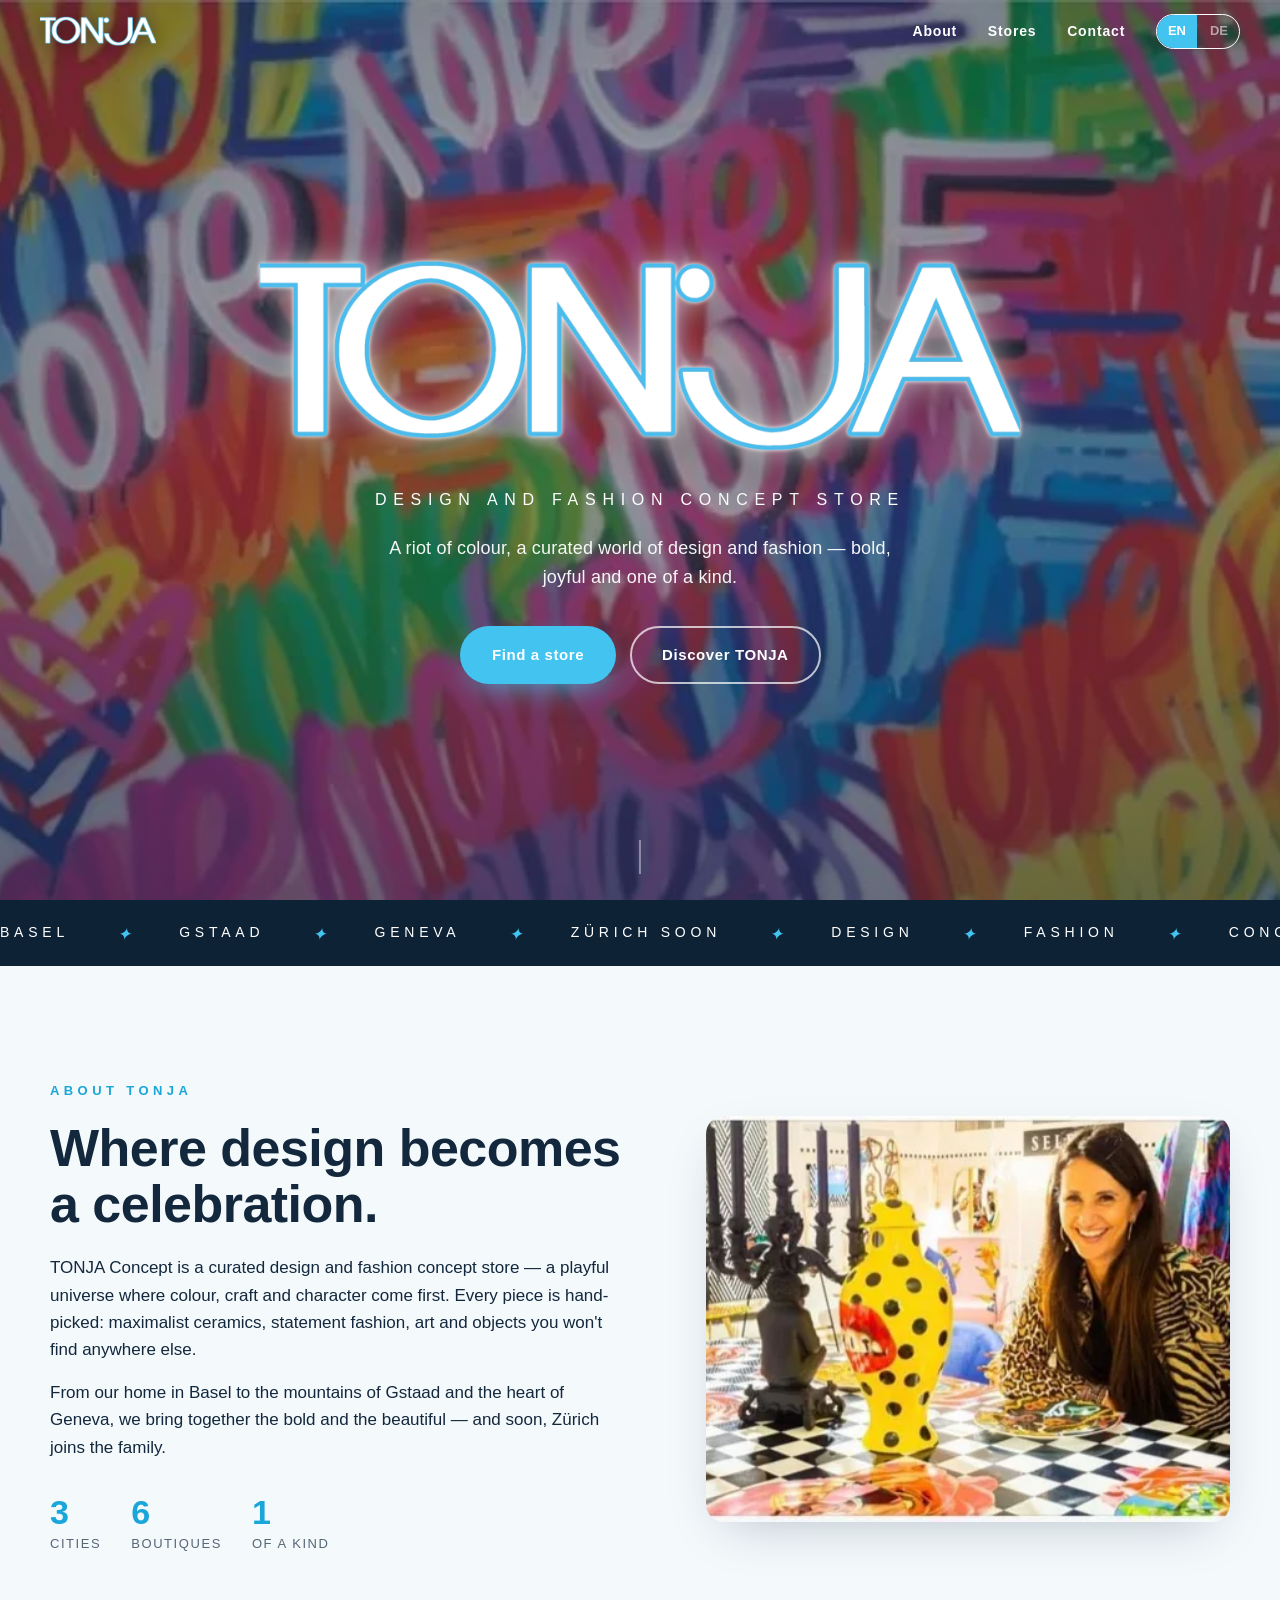
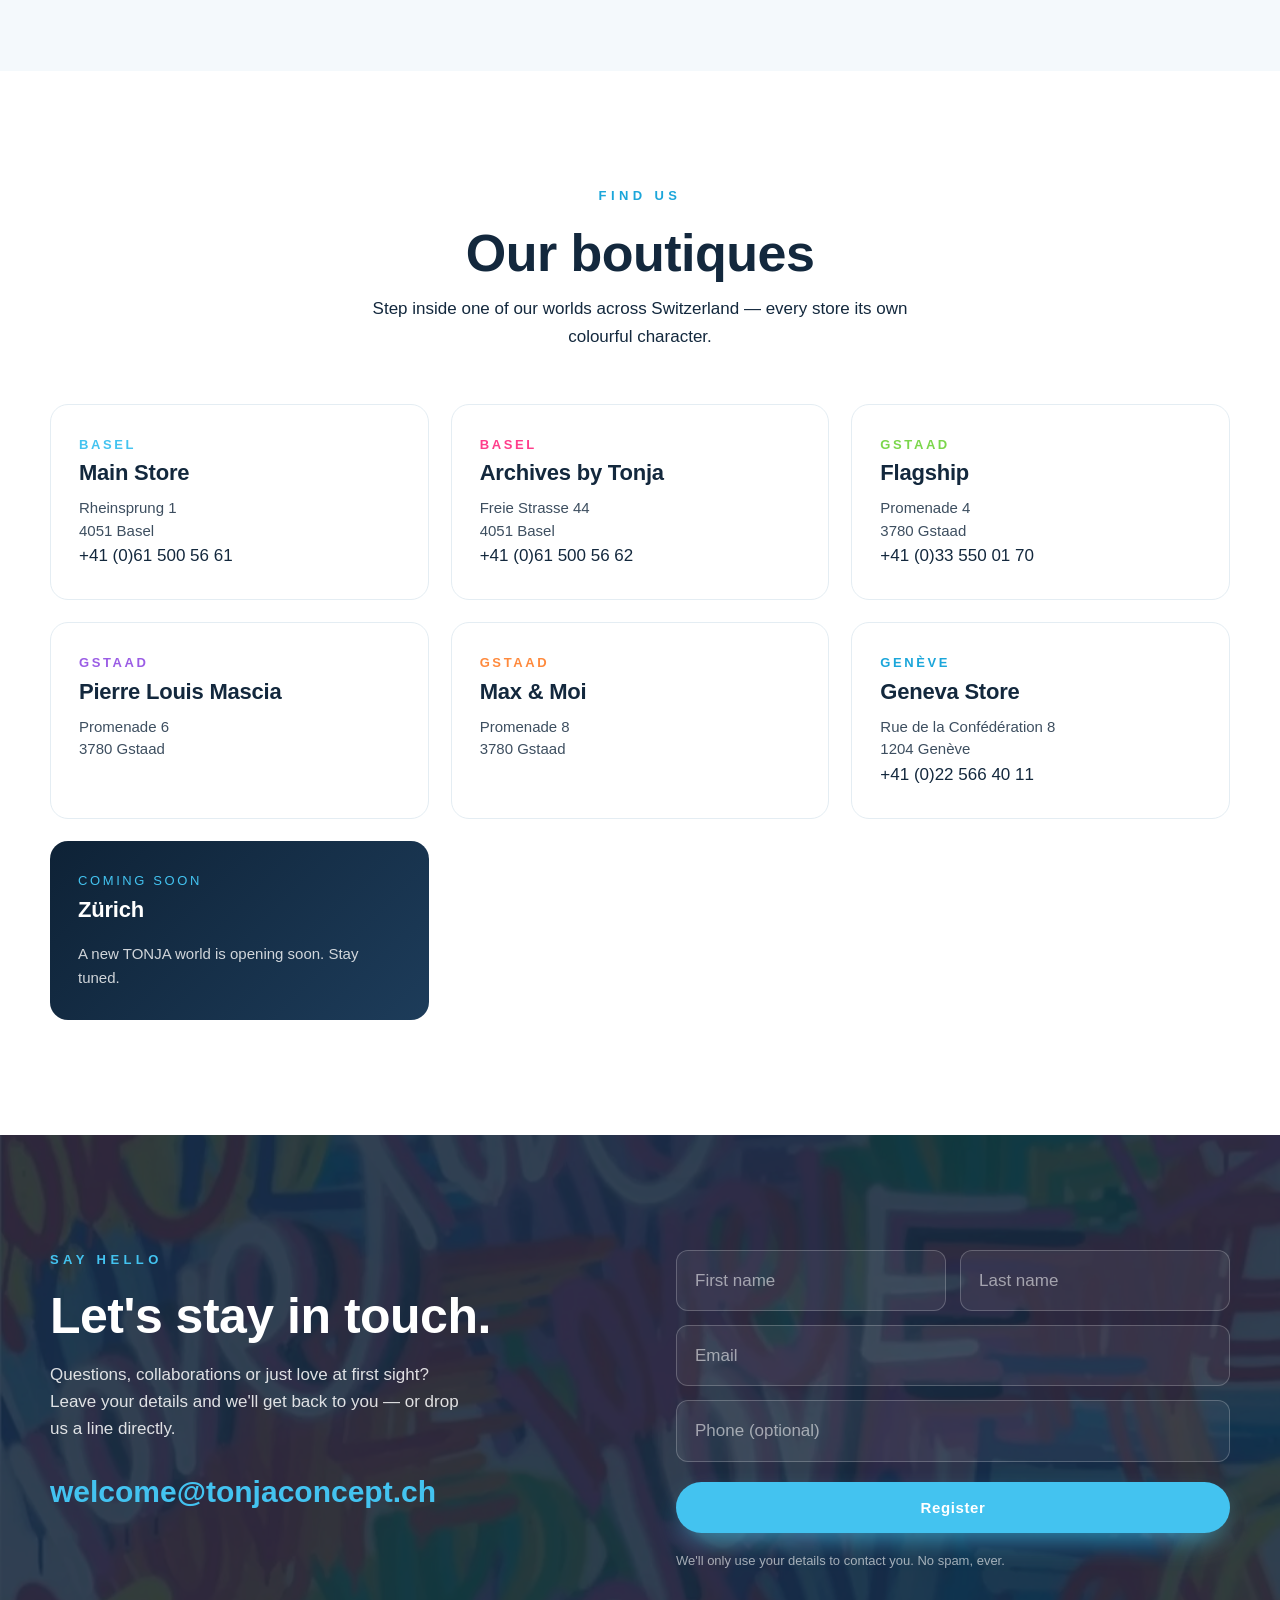
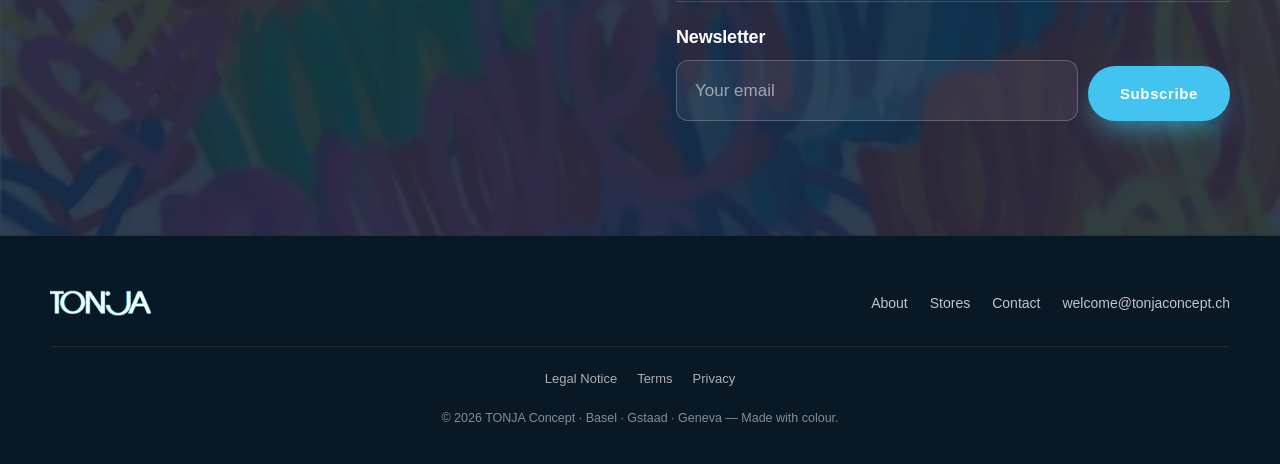
<file: index.html>
<!DOCTYPE html>
<html lang="en">
<head>
<meta charset="UTF-8">
<meta name="viewport" content="width=device-width, initial-scale=1">
<title>TONJA — Design &amp; Fashion Concept Store | Basel · Gstaad · Geneva</title>
<meta name="description" content="TONJA Concept — a curated design and fashion concept store. Bold, colourful, one of a kind. Visit us in Basel, Gstaad and Geneva. Zürich coming soon.">
<meta name="theme-color" content="#43c3f0">
<link rel="canonical" href="https://www.tonjaconcept.ch/">

<!-- Open Graph -->
<meta property="og:type" content="website">
<meta property="og:title" content="TONJA — Design &amp; Fashion Concept Store">
<meta property="og:description" content="A curated design and fashion concept store. Bold, colourful, one of a kind. Basel · Gstaad · Geneva.">
<meta property="og:image" content="https://www.tonjaconcept.ch/assets/img/love_1600.jpg">
<meta property="og:url" content="https://www.tonjaconcept.ch/">
<meta name="twitter:card" content="summary_large_image">

<link rel="icon" href="data:image/svg+xml,%3Csvg xmlns='http://www.w3.org/2000/svg' viewBox='0 0 100 100'%3E%3Crect width='100' height='100' rx='22' fill='%2343c3f0'/%3E%3Ctext x='50' y='58' font-family='Helvetica,Arial,sans-serif' font-size='52' font-weight='700' fill='white' text-anchor='middle' dominant-baseline='middle'%3ET%3C/text%3E%3Ccircle cx='66' cy='30' r='6' fill='white'/%3E%3C/svg%3E">

<!-- Preload the hero artwork so it paints instantly -->
<link rel="preload" as="image" href="assets/img/love_1600.webp" type="image/webp" media="(min-width:700px)">
<link rel="preload" as="image" href="assets/img/love_600.webp" type="image/webp" media="(max-width:699px)">
<link rel="preload" as="image" href="assets/img/logo_hero.webp" type="image/webp">

<!-- Structured data -->
<script type="application/ld+json">
{
  "@context": "https://schema.org",
  "@type": "Store",
  "name": "TONJA Concept",
  "description": "Design and fashion concept store.",
  "image": "https://www.tonjaconcept.ch/assets/img/love_1600.jpg",
  "url": "https://www.tonjaconcept.ch/",
  "email": "welcome@tonjaconcept.ch",
  "address": [
    {"@type":"PostalAddress","streetAddress":"Rheinsprung 1","postalCode":"4051","addressLocality":"Basel","addressCountry":"CH"},
    {"@type":"PostalAddress","streetAddress":"Freie Strasse 44","postalCode":"4051","addressLocality":"Basel","addressCountry":"CH"},
    {"@type":"PostalAddress","streetAddress":"Promenade 4","postalCode":"3780","addressLocality":"Gstaad","addressCountry":"CH"},
    {"@type":"PostalAddress","streetAddress":"Rue de la Confédération 8","postalCode":"1204","addressLocality":"Genève","addressCountry":"CH"}
  ]
}
</script>

<style>
/* ---------- Reset / tokens ---------- */
*,*::before,*::after{box-sizing:border-box;margin:0;padding:0}
:root{
  --cyan:#43c3f0;
  --cyan-deep:#1ba6da;
  --navy:#0e2236;
  --ink:#13283d;
  --paper:#ffffff;
  --soft:#f4f9fc;
  --line:#e4edf3;
  --pink:#ff3d8b;
  --lime:#7bd64b;
  --tang:#ff8a3d;
  --grape:#9b5de5;
  --max:1180px;
  --r:18px;
  --shadow:0 18px 50px -20px rgba(14,34,54,.28);
  --ease:cubic-bezier(.2,.7,.2,1);
}
html{scroll-behavior:smooth;-webkit-text-size-adjust:100%}
body{
  font-family:"Helvetica Neue",Helvetica,Arial,system-ui,sans-serif;
  color:var(--ink);background:var(--paper);
  line-height:1.6;font-size:17px;
  overflow-x:hidden;
}
img{display:block;max-width:100%;height:auto}
a{color:inherit;text-decoration:none}
h1,h2,h3{line-height:1.08;font-weight:700;letter-spacing:-.01em}
section{padding:clamp(64px,9vw,128px) 0}
.wrap{width:min(100% - 40px,var(--max));margin-inline:auto}
.spaced{letter-spacing:.42em;text-transform:uppercase;font-weight:400}
.eyebrow{font-size:13px;letter-spacing:.34em;text-transform:uppercase;color:var(--cyan-deep);font-weight:700;margin-bottom:18px}

/* ---------- Buttons ---------- */
.btn{
  display:inline-flex;align-items:center;gap:.6em;
  padding:15px 30px;border-radius:100px;font-weight:700;
  letter-spacing:.04em;font-size:15px;cursor:pointer;border:2px solid transparent;
  transition:transform .25s var(--ease),box-shadow .25s var(--ease),background .25s,color .25s;
  will-change:transform;
}
.btn-primary{background:var(--cyan);color:#fff;box-shadow:0 12px 30px -10px rgba(67,195,240,.8)}
.btn-primary:hover{transform:translateY(-3px);box-shadow:0 18px 40px -12px rgba(67,195,240,.95)}
.btn-ghost{background:transparent;color:#fff;border-color:rgba(255,255,255,.7)}
.btn-ghost:hover{background:#fff;color:var(--navy);transform:translateY(-3px)}
.btn-dark{background:var(--navy);color:#fff}
.btn-dark:hover{transform:translateY(-3px);box-shadow:var(--shadow)}

/* ---------- Header ---------- */
header{
  position:fixed;inset:0 0 auto 0;z-index:50;
  display:flex;align-items:center;justify-content:space-between;
  padding:14px clamp(16px,4vw,40px);
  transition:background .35s,box-shadow .35s,padding .35s;
}
header.scrolled{background:rgba(255,255,255,.92);backdrop-filter:blur(12px);box-shadow:0 6px 24px -16px rgba(14,34,54,.5);padding-top:10px;padding-bottom:10px}
.brand img{height:30px;width:auto;transition:filter .35s}
/* logo is cyan; on the transparent hero it sits on dark, so add glow until scrolled */
header:not(.scrolled) .brand img{filter:drop-shadow(0 2px 10px rgba(0,0,0,.45))}
nav{display:flex;align-items:center;gap:clamp(16px,2.4vw,34px)}
.navlink{font-size:14px;font-weight:600;letter-spacing:.06em;position:relative;color:#fff;transition:color .3s}
header.scrolled .navlink{color:var(--ink)}
.navlink::after{content:"";position:absolute;left:0;bottom:-6px;height:2px;width:0;background:var(--cyan);transition:width .3s var(--ease)}
.navlink:hover::after{width:100%}
.lang{display:flex;gap:2px;font-size:13px;font-weight:700;border:1.5px solid currentColor;border-radius:100px;overflow:hidden;color:#fff}
header.scrolled .lang{color:var(--ink)}
.lang button{background:none;border:0;color:inherit;cursor:pointer;padding:6px 11px;font:inherit;opacity:.55;transition:.25s}
.lang button.on{background:var(--cyan);color:#fff;opacity:1}
.burger{display:none;background:none;border:0;cursor:pointer;flex-direction:column;gap:5px;padding:8px}
.burger span{width:24px;height:2px;background:#fff;border-radius:2px;transition:.3s}
header.scrolled .burger span{background:var(--ink)}

/* ---------- Hero ---------- */
.hero{
  position:relative;min-height:100svh;display:grid;place-items:center;text-align:center;
  color:#fff;padding:120px 20px 80px;overflow:hidden;
}
.hero-bg{position:absolute;inset:0;z-index:-2}
.hero-bg img{width:100%;height:100%;object-fit:cover}
.hero::after{content:"";position:absolute;inset:0;z-index:-1;
  background:radial-gradient(120% 92% at 50% 38%,rgba(14,34,54,.30),rgba(14,34,54,.70))}
.hero-inner{max-width:880px;animation:rise .9s var(--ease) both}
.wordmark{display:inline-block;width:min(760px,86vw);line-height:0}
.wordmark img{width:100%;height:auto;
  filter:drop-shadow(0 0 2px #fff) drop-shadow(0 0 16px rgba(255,255,255,.65)) drop-shadow(0 8px 24px rgba(0,0,0,.45))}
.tagline{margin-top:26px;font-size:clamp(11px,1.7vw,16px)}
.hero p.sub{margin:22px auto 34px;max-width:540px;font-size:clamp(15px,2vw,18px);opacity:.95;letter-spacing:.01em}
.hero-cta{display:flex;gap:14px;justify-content:center;flex-wrap:wrap}
.scrollcue{position:absolute;bottom:26px;left:50%;transform:translateX(-50%);font-size:11px;letter-spacing:.3em;text-transform:uppercase;opacity:.8;display:flex;flex-direction:column;align-items:center;gap:8px}
.scrollcue span{width:1px;height:34px;background:#fff;animation:drop 1.8s var(--ease) infinite}

/* ---------- Marquee ---------- */
.marquee{background:var(--navy);color:#fff;padding:18px 0;overflow:hidden;white-space:nowrap}
.marquee-track{display:inline-flex;gap:48px;animation:scrollx 26s linear infinite;will-change:transform}
.marquee:hover .marquee-track{animation-play-state:paused}
.marquee b{font-weight:400;letter-spacing:.34em;text-transform:uppercase;font-size:14px}
.marquee .star{color:var(--cyan)}

/* ---------- About ---------- */
.about{background:var(--soft)}
.about-grid{display:grid;grid-template-columns:1.05fr .95fr;gap:clamp(32px,6vw,80px);align-items:center}
.about h2{font-size:clamp(30px,4.4vw,52px);margin-bottom:22px}
.about p+p{margin-top:16px}
.figure{position:relative;border-radius:var(--r);overflow:hidden;box-shadow:var(--shadow)}
.figure img{width:100%;aspect-ratio:4/3.1;object-fit:cover;transition:transform .9s var(--ease)}
.figure:hover img{transform:scale(1.05)}
.blob{position:absolute;border-radius:50%;filter:blur(2px);z-index:-1;opacity:.85}
.stat-row{display:flex;gap:30px;margin-top:34px;flex-wrap:wrap}
.stat b{display:block;font-size:34px;color:var(--cyan-deep);line-height:1}
.stat span{font-size:13px;letter-spacing:.12em;text-transform:uppercase;opacity:.7}

/* ---------- Stores ---------- */
.stores h2{font-size:clamp(30px,4.4vw,52px);text-align:center;margin-bottom:14px}
.stores .lead{text-align:center;max-width:560px;margin:0 auto 54px;opacity:.78}
.store-grid{display:grid;grid-template-columns:repeat(auto-fill,minmax(280px,1fr));gap:22px}
.card{
  border:1px solid var(--line);border-radius:var(--r);padding:30px 28px;background:#fff;
  position:relative;overflow:hidden;transition:transform .35s var(--ease),box-shadow .35s var(--ease),border-color .35s;
}
.card::before{content:"";position:absolute;left:0;top:0;height:100%;width:5px;background:var(--c,var(--cyan));transform:scaleY(0);transform-origin:top;transition:transform .4s var(--ease)}
.card:hover{transform:translateY(-6px);box-shadow:var(--shadow);border-color:transparent}
.card:hover::before{transform:scaleY(1)}
.card .city{font-size:13px;letter-spacing:.2em;text-transform:uppercase;color:var(--c,var(--cyan-deep));font-weight:700}
.card h3{font-size:22px;margin:6px 0 12px}
.card .addr{font-size:15px;opacity:.82;line-height:1.5}
.card a.tel{display:inline-block;margin-top:14px;font-weight:600;color:var(--ink);border-bottom:2px solid var(--c,var(--cyan));padding-bottom:2px;transition:.25s}
.card a.tel:hover{color:var(--cyan-deep)}
.card.soon{display:flex;flex-direction:column;justify-content:center;align-items:flex-start;background:linear-gradient(135deg,var(--navy),#1d3c5a);color:#fff;border:0}
.card.soon h3{color:#fff}.card.soon .tag{font-size:13px;letter-spacing:.2em;text-transform:uppercase;color:var(--cyan)}
.card.soon p{opacity:.8;font-size:15px;margin-top:8px}

/* ---------- Contact ---------- */
.contact{background:var(--navy);color:#fff;position:relative;overflow:hidden}
.contact .deco{position:absolute;inset:0;z-index:0;opacity:.16;mix-blend-mode:screen}
.contact .deco img{width:100%;height:100%;object-fit:cover}
.contact .wrap{position:relative;z-index:1}
.contact-grid{display:grid;grid-template-columns:1fr 1fr;gap:clamp(36px,6vw,72px);align-items:start}
.contact h2{font-size:clamp(30px,4.4vw,50px);margin-bottom:18px}
.contact .intro{opacity:.85;max-width:420px}
.contact .email-big{display:inline-block;margin-top:26px;font-size:clamp(20px,3vw,30px);font-weight:700;color:var(--cyan);border-bottom:2px solid transparent;transition:.3s}
.contact .email-big:hover{border-color:var(--cyan)}
form{display:grid;gap:14px}
.row2{display:grid;grid-template-columns:1fr 1fr;gap:14px}
.field{position:relative}
input{
  width:100%;padding:16px 18px;border-radius:12px;border:1.5px solid rgba(255,255,255,.22);
  background:rgba(255,255,255,.06);color:#fff;font:inherit;transition:.25s;
}
input::placeholder{color:rgba(255,255,255,.55)}
input:focus{outline:none;border-color:var(--cyan);background:rgba(255,255,255,.12)}
form .btn-primary{justify-content:center;margin-top:6px}
.newsletter{margin-top:30px;border-top:1px solid rgba(255,255,255,.16);padding-top:26px}
.newsletter h3{font-size:18px;margin-bottom:12px}
.nl-row{display:flex;gap:10px;flex-wrap:wrap}
.nl-row input{flex:1;min-width:200px}
.formnote{font-size:13px;opacity:.6;margin-top:4px}

/* ---------- Footer ---------- */
footer{background:#091825;color:#fff;padding:54px 0 36px;font-size:14px}
.foot-grid{display:flex;justify-content:space-between;gap:28px;flex-wrap:wrap;align-items:center}
.foot-grid img{height:26px;filter:none}
.foot-links{display:flex;gap:22px;flex-wrap:wrap;opacity:.75}
.foot-links a:hover{color:var(--cyan)}
.foot-legal{display:flex;gap:20px;flex-wrap:wrap;justify-content:center;margin-top:30px;padding-top:22px;border-top:1px solid rgba(255,255,255,.12);font-size:13px;opacity:.65}
.foot-legal a:hover{color:var(--cyan);opacity:1}
.copy{opacity:.5;font-size:12.5px;margin-top:18px;text-align:center}

/* ---------- Reveal (JS adds .in; falls back to visible) ---------- */
.js .reveal{opacity:0;transform:translateY(28px);transition:opacity .7s var(--ease),transform .7s var(--ease)}
.reveal.in{opacity:1;transform:none}

/* ---------- Mobile ---------- */
@media(max-width:860px){
  .about-grid,.contact-grid{grid-template-columns:1fr}
  .figure{order:-1}
  nav .navlink{display:none}
  .burger{display:flex}
  .mobile-open .navlink{display:block}
  nav.open{position:fixed;inset:64px 0 auto 0;flex-direction:column;background:rgba(255,255,255,.97);backdrop-filter:blur(12px);padding:26px;gap:20px;box-shadow:var(--shadow)}
  nav.open .navlink{display:block;color:var(--ink);font-size:18px}
}
@media(max-width:520px){.row2{grid-template-columns:1fr}}

/* ---------- Animations ---------- */
@keyframes rise{from{opacity:0;transform:translateY(26px)}to{opacity:1;transform:none}}
@keyframes drop{0%{transform:scaleY(0);transform-origin:top}45%{transform:scaleY(1);transform-origin:top}55%{transform:scaleY(1);transform-origin:bottom}100%{transform:scaleY(0);transform-origin:bottom}}
@keyframes scrollx{to{transform:translateX(-50%)}}
@media(prefers-reduced-motion:reduce){
  *{animation:none!important;scroll-behavior:auto!important;transition-duration:.01ms!important}
  .reveal{opacity:1;transform:none}
}
</style>
</head>
<body>

<header id="hdr">
  <a class="brand" href="#top" aria-label="TONJA Concept home">
    <img src="assets/img/logo_600.webp" width="600" height="155" alt="TONJA" style="height:30px;width:auto">
  </a>
  <nav id="nav">
    <a class="navlink" href="#about" data-en="About" data-de="Über uns">About</a>
    <a class="navlink" href="#stores" data-en="Stores" data-de="Stores">Stores</a>
    <a class="navlink" href="#contact" data-en="Contact" data-de="Kontakt">Contact</a>
    <div class="lang" role="group" aria-label="Language">
      <button data-lang="en" class="on">EN</button>
      <button data-lang="de">DE</button>
    </div>
  </nav>
  <button class="burger" id="burger" aria-label="Menu" aria-expanded="false">
    <span></span><span></span><span></span>
  </button>
</header>

<main id="top">

  <!-- HERO -->
  <section class="hero" id="home">
    <div class="hero-bg">
      <picture>
        <source type="image/webp" media="(max-width:699px)" srcset="assets/img/love_600.webp">
        <source type="image/webp" srcset="assets/img/love_1600.webp">
        <img src="assets/img/love_1600.jpg" alt="" fetchpriority="high" width="1600" height="1054">
      </picture>
    </div>
    <div class="hero-inner">
      <h1 class="wordmark"><img src="assets/img/logo_hero.webp" width="1200" height="310" alt="TONJA" fetchpriority="high"></h1>
      <div class="tagline spaced" data-en="Design and Fashion Concept Store" data-de="Design und Fashion Concept Store">Design and Fashion Concept Store</div>
      <p class="sub" data-en="A riot of colour, a curated world of design and fashion — bold, joyful and one of a kind." data-de="Ein Fest der Farben, eine kuratierte Welt aus Design und Mode — mutig, verspielt und einzigartig.">A riot of colour, a curated world of design and fashion — bold, joyful and one of a kind.</p>
      <div class="hero-cta">
        <a class="btn btn-primary" href="#stores" data-en="Find a store" data-de="Store finden">Find a store</a>
        <a class="btn btn-ghost" href="#about" data-en="Discover TONJA" data-de="TONJA entdecken">Discover TONJA</a>
      </div>
    </div>
    <div class="scrollcue" aria-hidden="true"><span></span></div>
  </section>

  <!-- MARQUEE -->
  <div class="marquee" aria-hidden="true">
    <div class="marquee-track" id="mq">
      <b>Basel</b><i class="star">✦</i><b>Gstaad</b><i class="star">✦</i><b>Geneva</b><i class="star">✦</i><b>Zürich soon</b><i class="star">✦</i>
      <b>Design</b><i class="star">✦</i><b>Fashion</b><i class="star">✦</i><b>Concept Store</b><i class="star">✦</i>
    </div>
  </div>

  <!-- ABOUT -->
  <section class="about" id="about">
    <div class="wrap about-grid">
      <div class="reveal">
        <div class="eyebrow" data-en="About Tonja" data-de="Über Tonja">About Tonja</div>
        <h2 data-en="Where design becomes a celebration." data-de="Wo Design zum Fest wird.">Where design becomes a celebration.</h2>
        <p data-en="TONJA Concept is a curated design and fashion concept store — a playful universe where colour, craft and character come first. Every piece is hand-picked: maximalist ceramics, statement fashion, art and objects you won't find anywhere else." data-de="TONJA Concept ist ein kuratierter Design- und Fashion-Concept-Store — ein verspieltes Universum, in dem Farbe, Handwerk und Charakter an erster Stelle stehen. Jedes Stück ist handverlesen: maximalistische Keramik, ausdrucksstarke Mode, Kunst und Objekte, die es so nur hier gibt.">TONJA Concept is a curated design and fashion concept store — a playful universe where colour, craft and character come first. Every piece is hand-picked: maximalist ceramics, statement fashion, art and objects you won't find anywhere else.</p>
        <p data-en="From our home in Basel to the mountains of Gstaad and the heart of Geneva, we bring together the bold and the beautiful — and soon, Zürich joins the family." data-de="Von unserem Zuhause in Basel über die Berge von Gstaad bis ins Herz von Genf bringen wir das Mutige und das Schöne zusammen — und schon bald wird Zürich Teil der Familie.">From our home in Basel to the mountains of Gstaad and the heart of Geneva, we bring together the bold and the beautiful — and soon, Zürich joins the family.</p>
        <div class="stat-row">
          <div class="stat"><b>3</b><span data-en="Cities" data-de="Städte">Cities</span></div>
          <div class="stat"><b>6</b><span data-en="Boutiques" data-de="Boutiquen">Boutiques</span></div>
          <div class="stat"><b>1</b><span data-en="Of a kind" data-de="Einzigartig">Of a kind</span></div>
        </div>
      </div>
      <div class="reveal">
        <div class="figure">
          <div class="blob" style="width:160px;height:160px;background:var(--pink);top:-40px;right:-30px"></div>
          <div class="blob" style="width:120px;height:120px;background:var(--lime);bottom:-30px;left:-26px"></div>
          <picture>
            <source type="image/webp" srcset="assets/img/portrait_1000.webp 1000w, assets/img/portrait_600.webp 600w" sizes="(max-width:860px) 90vw, 45vw">
            <img src="assets/img/portrait_1000.jpg" loading="lazy" decoding="async" width="1000" height="659" alt="Tonja in the concept store, surrounded by colourful design objects">
          </picture>
        </div>
      </div>
    </div>
  </section>

  <!-- STORES -->
  <section class="stores" id="stores">
    <div class="wrap">
      <div class="eyebrow reveal" style="text-align:center" data-en="Find us" data-de="Besuche uns">Find us</div>
      <h2 class="reveal" data-en="Our boutiques" data-de="Unsere Boutiquen">Our boutiques</h2>
      <p class="lead reveal" data-en="Step inside one of our worlds across Switzerland — every store its own colourful character." data-de="Tritt ein in eine unserer Welten in der ganzen Schweiz — jeder Store mit eigenem, farbenfrohem Charakter.">Step inside one of our worlds across Switzerland — every store its own colourful character.</p>
      <div class="store-grid">

        <a class="card reveal" style="--c:var(--cyan)" href="https://maps.google.com/?q=Rheinsprung+1,+4051+Basel" target="_blank" rel="noopener">
          <div class="city">Basel</div>
          <h3 data-en="Main Store" data-de="Hauptgeschäft">Main Store</h3>
          <div class="addr">Rheinsprung 1<br>4051 Basel</div>
          <span class="tel">+41 (0)61 500 56 61</span>
        </a>

        <a class="card reveal" style="--c:var(--pink)" href="https://maps.google.com/?q=Freie+Strasse+44,+4051+Basel" target="_blank" rel="noopener">
          <div class="city">Basel</div>
          <h3>Archives by Tonja</h3>
          <div class="addr">Freie Strasse 44<br>4051 Basel</div>
          <span class="tel">+41 (0)61 500 56 62</span>
        </a>

        <a class="card reveal" style="--c:var(--lime)" href="https://maps.google.com/?q=Promenade+4,+3780+Gstaad" target="_blank" rel="noopener">
          <div class="city">Gstaad</div>
          <h3 data-en="Flagship" data-de="Flagship">Flagship</h3>
          <div class="addr">Promenade 4<br>3780 Gstaad</div>
          <span class="tel">+41 (0)33 550 01 70</span>
        </a>

        <a class="card reveal" style="--c:var(--grape)" href="https://maps.google.com/?q=Promenade+6,+3780+Gstaad" target="_blank" rel="noopener">
          <div class="city">Gstaad</div>
          <h3>Pierre Louis Mascia</h3>
          <div class="addr">Promenade 6<br>3780 Gstaad</div>
        </a>

        <a class="card reveal" style="--c:var(--tang)" href="https://maps.google.com/?q=Promenade+8,+3780+Gstaad" target="_blank" rel="noopener">
          <div class="city">Gstaad</div>
          <h3>Max &amp; Moi</h3>
          <div class="addr">Promenade 8<br>3780 Gstaad</div>
        </a>

        <a class="card reveal" style="--c:var(--cyan-deep)" href="https://maps.google.com/?q=Rue+de+la+Confederation+8,+1204+Geneve" target="_blank" rel="noopener">
          <div class="city">Genève</div>
          <h3 data-en="Geneva Store" data-de="Genf Store">Geneva Store</h3>
          <div class="addr">Rue de la Confédération 8<br>1204 Genève</div>
          <span class="tel">+41 (0)22 566 40 11</span>
        </a>

        <div class="card soon reveal">
          <div class="tag" data-en="Coming soon" data-de="Bald">Coming soon</div>
          <h3>Zürich</h3>
          <p data-en="A new TONJA world is opening soon. Stay tuned." data-de="Eine neue TONJA-Welt eröffnet bald. Bleib dran.">A new TONJA world is opening soon. Stay tuned.</p>
        </div>

      </div>
    </div>
  </section>

  <!-- CONTACT -->
  <section class="contact" id="contact">
    <div class="deco" aria-hidden="true">
      <img src="assets/img/love_1000.webp" loading="lazy" width="1000" height="659" alt="">
    </div>
    <div class="wrap contact-grid">
      <div class="reveal">
        <div class="eyebrow" style="color:var(--cyan)" data-en="Say hello" data-de="Sag Hallo">Say hello</div>
        <h2 data-en="Let's stay in touch." data-de="Bleiben wir in Kontakt.">Let's stay in touch.</h2>
        <p class="intro" data-en="Questions, collaborations or just love at first sight? Leave your details and we'll get back to you — or drop us a line directly." data-de="Fragen, Kooperationen oder einfach Liebe auf den ersten Blick? Hinterlasse deine Daten und wir melden uns — oder schreib uns direkt.">Questions, collaborations or just love at first sight? Leave your details and we'll get back to you — or drop us a line directly.</p>
        <a class="email-big" href="mailto:welcome@tonjaconcept.ch">welcome@tonjaconcept.ch</a>
      </div>

      <div class="reveal">
        <!-- Netlify Forms: handled automatically on Netlify, no backend needed -->
        <form name="contact" method="POST" data-netlify="true" netlify-honeypot="bot-field">
          <input type="hidden" name="form-name" value="contact">
          <p hidden><label>Don't fill: <input name="bot-field"></label></p>
          <div class="row2">
            <div class="field"><input name="firstname" required placeholder="First name" data-en-ph="First name" data-de-ph="Vorname" autocomplete="given-name"></div>
            <div class="field"><input name="lastname" required placeholder="Last name" data-en-ph="Last name" data-de-ph="Nachname" autocomplete="family-name"></div>
          </div>
          <div class="field"><input type="email" name="email" required placeholder="Email" data-en-ph="Email" data-de-ph="E-Mail" autocomplete="email"></div>
          <div class="field"><input type="tel" name="phone" placeholder="Phone (optional)" data-en-ph="Phone (optional)" data-de-ph="Telefon (optional)" autocomplete="tel"></div>
          <button class="btn btn-primary" type="submit" data-en="Register" data-de="Registrieren">Register</button>
          <p class="formnote" data-en="We'll only use your details to contact you. No spam, ever." data-de="Wir nutzen deine Daten nur, um dich zu kontaktieren. Kein Spam, niemals.">We'll only use your details to contact you. No spam, ever.</p>
        </form>

        <div class="newsletter">
          <h3 data-en="Newsletter" data-de="Newsletter">Newsletter</h3>
          <form name="newsletter" method="POST" data-netlify="true" netlify-honeypot="bot-field2" class="nl-row">
            <input type="hidden" name="form-name" value="newsletter">
            <p hidden><label>Don't fill: <input name="bot-field2"></label></p>
            <input type="email" name="email" required placeholder="Your email" data-en-ph="Your email" data-de-ph="Deine E-Mail" autocomplete="email">
            <button class="btn btn-primary" type="submit" data-en="Subscribe" data-de="Abonnieren">Subscribe</button>
          </form>
        </div>
      </div>
    </div>
  </section>

</main>

<footer>
  <div class="wrap">
    <div class="foot-grid">
      <img src="assets/img/logo_600.webp" width="600" height="155" alt="TONJA" style="height:26px;width:auto">
      <div class="foot-links">
        <a href="#about" data-en="About" data-de="Über uns">About</a>
        <a href="#stores" data-en="Stores" data-de="Stores">Stores</a>
        <a href="#contact" data-en="Contact" data-de="Kontakt">Contact</a>
        <a href="mailto:welcome@tonjaconcept.ch">welcome@tonjaconcept.ch</a>
      </div>
    </div>
    <div class="foot-legal">
      <a href="impressum.html" data-en="Legal Notice" data-de="Impressum">Impressum</a>
      <a href="agb.html" data-en="Terms" data-de="AGB">AGB</a>
      <a href="datenschutz.html" data-en="Privacy" data-de="Datenschutz">Datenschutz</a>
    </div>
    <div class="copy">© <span id="yr">2026</span> TONJA Concept · Basel · Gstaad · Geneva — <span data-en="Made with colour." data-de="Mit Farbe gemacht.">Made with colour.</span></div>
  </div>
</footer>

<script>
(function(){
  // ---- Enable reveal-hiding only when JS is available ----
  document.documentElement.classList.add('js');

  // ---- Header scroll state ----
  var hdr=document.getElementById('hdr');
  var onScroll=function(){hdr.classList.toggle('scrolled',window.scrollY>40)};
  onScroll();addEventListener('scroll',onScroll,{passive:true});

  // ---- Mobile nav ----
  var burger=document.getElementById('burger'),nav=document.getElementById('nav');
  burger.addEventListener('click',function(){
    var open=nav.classList.toggle('open');
    burger.setAttribute('aria-expanded',open);
  });
  nav.addEventListener('click',function(e){if(e.target.classList.contains('navlink'))nav.classList.remove('open')});

  // ---- Language toggle ----
  var apply=function(lang){
    document.documentElement.lang=lang;
    document.querySelectorAll('[data-en]').forEach(function(el){
      var v=el.getAttribute('data-'+lang);if(v!=null)el.textContent=v;
    });
    document.querySelectorAll('[data-en-ph]').forEach(function(el){
      var v=el.getAttribute('data-'+lang+'-ph');if(v!=null)el.placeholder=v;
    });
    document.querySelectorAll('.lang button').forEach(function(b){
      b.classList.toggle('on',b.dataset.lang===lang);
    });
    try{localStorage.setItem('tonja-lang',lang)}catch(e){}
  };
  document.querySelectorAll('.lang button').forEach(function(b){
    b.addEventListener('click',function(){apply(b.dataset.lang)});
  });
  var params=new URLSearchParams(location.search);
  var saved=null;try{saved=localStorage.getItem('tonja-lang')}catch(e){}
  var initial=params.get('lang')||saved||(navigator.language||'en').slice(0,2);
  apply(initial==='de'?'de':'en');

  // ---- Scroll reveal (with no-IO fallback) ----
  var reveals=document.querySelectorAll('.reveal');
  if('IntersectionObserver' in window){
    var io=new IntersectionObserver(function(es){
      es.forEach(function(e){if(e.isIntersecting){e.target.classList.add('in');io.unobserve(e.target)}});
    },{threshold:.12,rootMargin:'0px 0px -8% 0px'});
    reveals.forEach(function(el){io.observe(el)});
  }else{
    reveals.forEach(function(el){el.classList.add('in')});
  }

  // ---- Year ----
  document.getElementById('yr').textContent=new Date().getFullYear();

  // ---- Friendly form success ----
  document.querySelectorAll('form[data-netlify]').forEach(function(f){
    f.addEventListener('submit',function(){
      var btn=f.querySelector('button[type=submit]');
      if(btn){btn.textContent='✓';}
    });
  });
})();
</script>
</body>
</html>
</file>
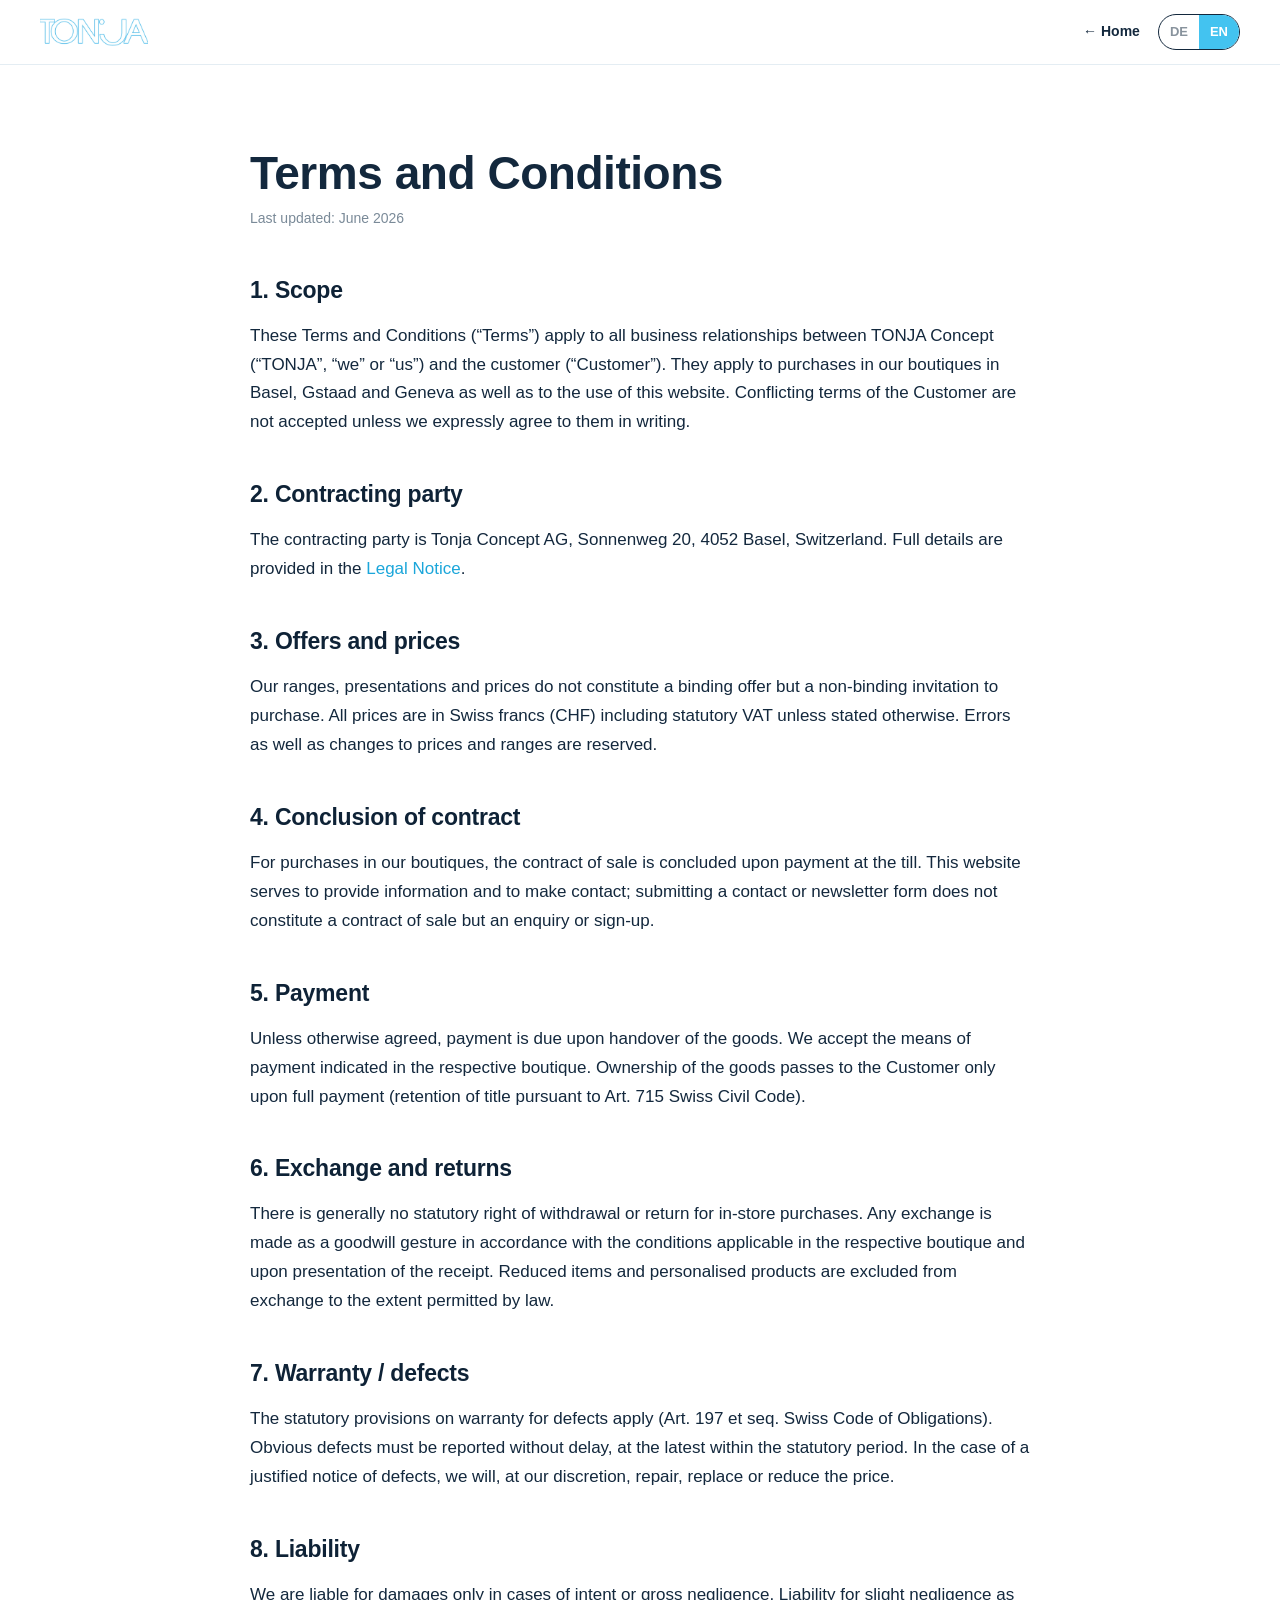
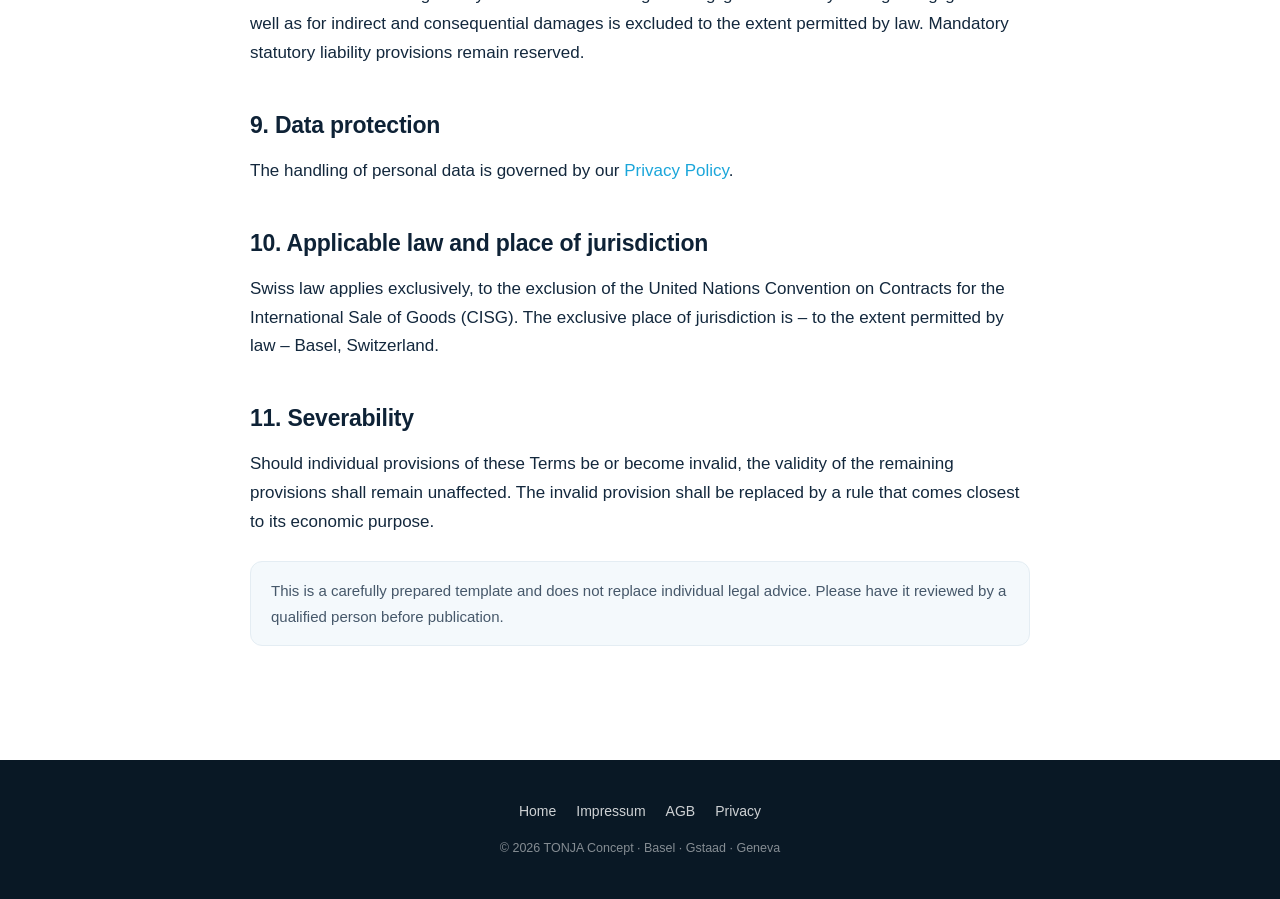
<file: agb.html>
<!DOCTYPE html>
<html lang="de">
<head>
<meta charset="UTF-8">
<meta name="viewport" content="width=device-width, initial-scale=1">
<title>AGB | TONJA Concept</title>
<meta name="description" content="Allgemeine Geschäftsbedingungen von TONJA Concept, Basel.">
<meta name="robots" content="index,follow">
<meta name="theme-color" content="#43c3f0">
<link rel="icon" href="data:image/svg+xml,%3Csvg xmlns='http://www.w3.org/2000/svg' viewBox='0 0 100 100'%3E%3Crect width='100' height='100' rx='22' fill='%2343c3f0'/%3E%3Ctext x='50' y='58' font-family='Helvetica,Arial,sans-serif' font-size='52' font-weight='700' fill='white' text-anchor='middle' dominant-baseline='middle'%3ET%3C/text%3E%3Ccircle cx='66' cy='30' r='6' fill='white'/%3E%3C/svg%3E">
<link rel="stylesheet" href="assets/legal.css">
</head>
<body>

<header class="doc-head">
  <a class="brand" href="index.html" aria-label="TONJA Concept Startseite"><img src="assets/img/logo_600.webp" width="600" height="155" alt="TONJA"></a>
  <div class="right">
    <a class="back" href="index.html"><span data-lang-content="de" class="show">← Startseite</span><span data-lang-content="en">← Home</span></a>
    <div class="lang" role="group" aria-label="Sprache / Language">
      <button data-lang="de" class="on">DE</button><button data-lang="en">EN</button>
    </div>
  </div>
</header>

<main>

<!-- ===================== DEUTSCH ===================== -->
<div data-lang-content="de" class="show">
  <h1>Allgemeine Geschäftsbedingungen (AGB)</h1>
  <p class="updated">Stand: Juni 2026</p>

  <h2>1. Geltungsbereich</h2>
  <p>Diese Allgemeinen Geschäftsbedingungen (nachfolgend «AGB») gelten für sämtliche Geschäftsbeziehungen zwischen TONJA Concept (nachfolgend «TONJA», «wir» oder «uns») und der Kundin bzw. dem Kunden (nachfolgend «Kundschaft»). Sie gelten für Einkäufe in unseren Boutiquen in Basel, Gstaad und Genf sowie für die Nutzung dieser Website. Abweichende Bedingungen der Kundschaft werden nicht anerkannt, sofern wir ihnen nicht ausdrücklich schriftlich zustimmen.</p>

  <h2>2. Vertragspartner</h2>
  <p>Vertragspartner ist die Tonja Concept AG, Sonnenweg 20, 4052 Basel, Schweiz. Die vollständigen Angaben finden sich im <a href="impressum.html">Impressum</a>.</p>

  <h2>3. Angebot und Preise</h2>
  <p>Unsere Sortimente, Darstellungen und Preise stellen kein bindendes Angebot dar, sondern eine unverbindliche Einladung zum Kauf. Alle Preise verstehen sich in Schweizer Franken (CHF) inklusive der gesetzlichen Mehrwertsteuer, sofern nicht anders angegeben. Irrtümer sowie Preis- und Sortimentsänderungen bleiben vorbehalten.</p>

  <h2>4. Vertragsabschluss</h2>
  <p>Beim Kauf in unseren Boutiquen kommt der Kaufvertrag mit Bezahlung an der Kasse zustande. Diese Website dient der Information und Kontaktaufnahme; das Absenden eines Kontakt- oder Newsletter-Formulars stellt keinen Kaufvertrag dar, sondern eine Anfrage bzw. Anmeldung.</p>

  <h2>5. Zahlung</h2>
  <p>Die Zahlung erfolgt – sofern nicht anders vereinbart – bei Übergabe der Ware. Wir akzeptieren die in der jeweiligen Boutique ausgewiesenen Zahlungsmittel. Das Eigentum an der Ware geht erst mit vollständiger Bezahlung auf die Kundschaft über (Eigentumsvorbehalt gemäss Art. 715 ZGB).</p>

  <h2>6. Umtausch und Rückgabe</h2>
  <p>Ein gesetzliches Widerrufs- oder Rückgaberecht besteht beim Kauf vor Ort grundsätzlich nicht. Ein allfälliger Umtausch erfolgt aus Kulanz nach Massgabe der in der jeweiligen Boutique geltenden Bedingungen und gegen Vorlage des Kaufbelegs. Reduzierte Artikel sowie individualisierte Produkte sind vom Umtausch ausgeschlossen, soweit gesetzlich zulässig.</p>

  <h2>7. Gewährleistung / Mängel</h2>
  <p>Es gelten die gesetzlichen Bestimmungen über die Sachgewährleistung (Art. 197 ff. OR). Offensichtliche Mängel sind unverzüglich, spätestens innert der gesetzlichen Frist, anzuzeigen. Bei berechtigter Mängelrüge leisten wir nach unserer Wahl Nachbesserung, Ersatz oder Minderung.</p>

  <h2>8. Haftung</h2>
  <p>Wir haften für Schäden nur bei Vorsatz oder grober Fahrlässigkeit. Eine Haftung für leichte Fahrlässigkeit sowie für indirekte Schäden und Folgeschäden ist – soweit gesetzlich zulässig – ausgeschlossen. Zwingende gesetzliche Haftungsbestimmungen bleiben vorbehalten.</p>

  <h2>9. Datenschutz</h2>
  <p>Der Umgang mit personenbezogenen Daten richtet sich nach unserer <a href="datenschutz.html">Datenschutzerklärung</a>.</p>

  <h2>10. Anwendbares Recht und Gerichtsstand</h2>
  <p>Es gilt ausschliesslich schweizerisches Recht unter Ausschluss des Übereinkommens der Vereinten Nationen über Verträge über den internationalen Warenkauf (CISG). Ausschliesslicher Gerichtsstand ist – soweit gesetzlich zulässig – Basel, Schweiz.</p>

  <h2>11. Salvatorische Klausel</h2>
  <p>Sollten einzelne Bestimmungen dieser AGB unwirksam sein oder werden, bleibt die Wirksamkeit der übrigen Bestimmungen unberührt. An die Stelle der unwirksamen Bestimmung tritt eine Regelung, die dem wirtschaftlichen Zweck am nächsten kommt.</p>

  <p class="note">Dies ist eine sorgfältig erstellte Vorlage und ersetzt keine individuelle Rechtsberatung. Bitte vor Veröffentlichung durch eine fachkundige Person prüfen lassen.</p>
</div>

<!-- ===================== ENGLISH ===================== -->
<div data-lang-content="en">
  <h1>Terms and Conditions</h1>
  <p class="updated">Last updated: June 2026</p>

  <h2>1. Scope</h2>
  <p>These Terms and Conditions (“Terms”) apply to all business relationships between TONJA Concept (“TONJA”, “we” or “us”) and the customer (“Customer”). They apply to purchases in our boutiques in Basel, Gstaad and Geneva as well as to the use of this website. Conflicting terms of the Customer are not accepted unless we expressly agree to them in writing.</p>

  <h2>2. Contracting party</h2>
  <p>The contracting party is Tonja Concept AG, Sonnenweg 20, 4052 Basel, Switzerland. Full details are provided in the <a href="impressum.html">Legal Notice</a>.</p>

  <h2>3. Offers and prices</h2>
  <p>Our ranges, presentations and prices do not constitute a binding offer but a non-binding invitation to purchase. All prices are in Swiss francs (CHF) including statutory VAT unless stated otherwise. Errors as well as changes to prices and ranges are reserved.</p>

  <h2>4. Conclusion of contract</h2>
  <p>For purchases in our boutiques, the contract of sale is concluded upon payment at the till. This website serves to provide information and to make contact; submitting a contact or newsletter form does not constitute a contract of sale but an enquiry or sign-up.</p>

  <h2>5. Payment</h2>
  <p>Unless otherwise agreed, payment is due upon handover of the goods. We accept the means of payment indicated in the respective boutique. Ownership of the goods passes to the Customer only upon full payment (retention of title pursuant to Art. 715 Swiss Civil Code).</p>

  <h2>6. Exchange and returns</h2>
  <p>There is generally no statutory right of withdrawal or return for in-store purchases. Any exchange is made as a goodwill gesture in accordance with the conditions applicable in the respective boutique and upon presentation of the receipt. Reduced items and personalised products are excluded from exchange to the extent permitted by law.</p>

  <h2>7. Warranty / defects</h2>
  <p>The statutory provisions on warranty for defects apply (Art. 197 et seq. Swiss Code of Obligations). Obvious defects must be reported without delay, at the latest within the statutory period. In the case of a justified notice of defects, we will, at our discretion, repair, replace or reduce the price.</p>

  <h2>8. Liability</h2>
  <p>We are liable for damages only in cases of intent or gross negligence. Liability for slight negligence as well as for indirect and consequential damages is excluded to the extent permitted by law. Mandatory statutory liability provisions remain reserved.</p>

  <h2>9. Data protection</h2>
  <p>The handling of personal data is governed by our <a href="datenschutz.html">Privacy Policy</a>.</p>

  <h2>10. Applicable law and place of jurisdiction</h2>
  <p>Swiss law applies exclusively, to the exclusion of the United Nations Convention on Contracts for the International Sale of Goods (CISG). The exclusive place of jurisdiction is – to the extent permitted by law – Basel, Switzerland.</p>

  <h2>11. Severability</h2>
  <p>Should individual provisions of these Terms be or become invalid, the validity of the remaining provisions shall remain unaffected. The invalid provision shall be replaced by a rule that comes closest to its economic purpose.</p>

  <p class="note">This is a carefully prepared template and does not replace individual legal advice. Please have it reviewed by a qualified person before publication.</p>
</div>

</main>

<footer>
  <div class="wrap">
    <div class="links">
      <a href="index.html"><span data-lang-content="de" class="show">Startseite</span><span data-lang-content="en">Home</span></a>
      <a href="impressum.html">Impressum</a>
      <a href="agb.html">AGB</a>
      <a href="datenschutz.html"><span data-lang-content="de" class="show">Datenschutz</span><span data-lang-content="en">Privacy</span></a>
    </div>
    <div class="copy">© <span id="yr">2026</span> TONJA Concept · Basel · Gstaad · Geneva</div>
  </div>
</footer>

<script>
(function(){
  var apply=function(lang){
    document.documentElement.lang=lang;
    document.querySelectorAll('[data-lang-content]').forEach(function(el){
      el.classList.toggle('show',el.getAttribute('data-lang-content')===lang);
    });
    document.querySelectorAll('.lang button').forEach(function(b){b.classList.toggle('on',b.dataset.lang===lang)});
    try{localStorage.setItem('tonja-lang',lang)}catch(e){}
  };
  document.querySelectorAll('.lang button').forEach(function(b){b.addEventListener('click',function(){apply(b.dataset.lang)})});
  var p=new URLSearchParams(location.search),saved=null;try{saved=localStorage.getItem('tonja-lang')}catch(e){}
  var initial=p.get('lang')||saved||(navigator.language||'de').slice(0,2);
  apply(initial==='en'?'en':'de');
  document.getElementById('yr').textContent=new Date().getFullYear();
})();
</script>
</body>
</html>
</file>
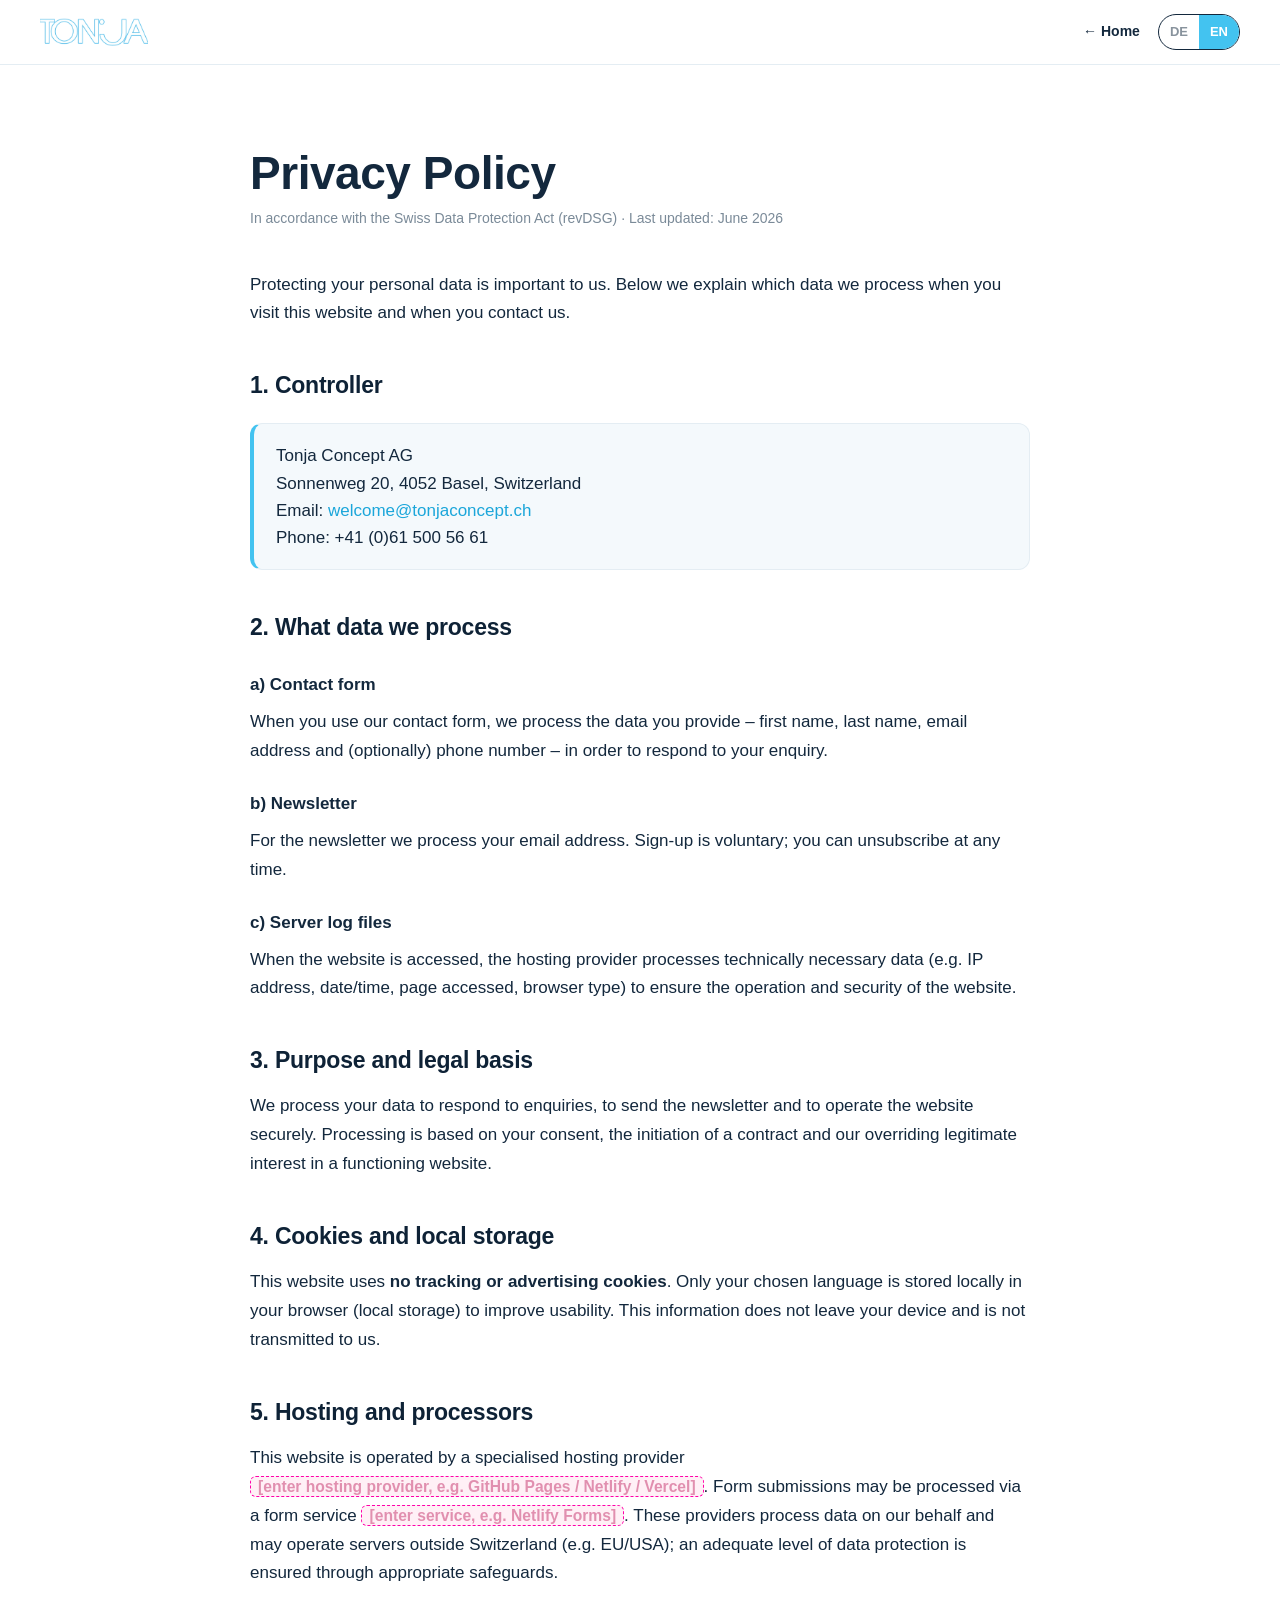
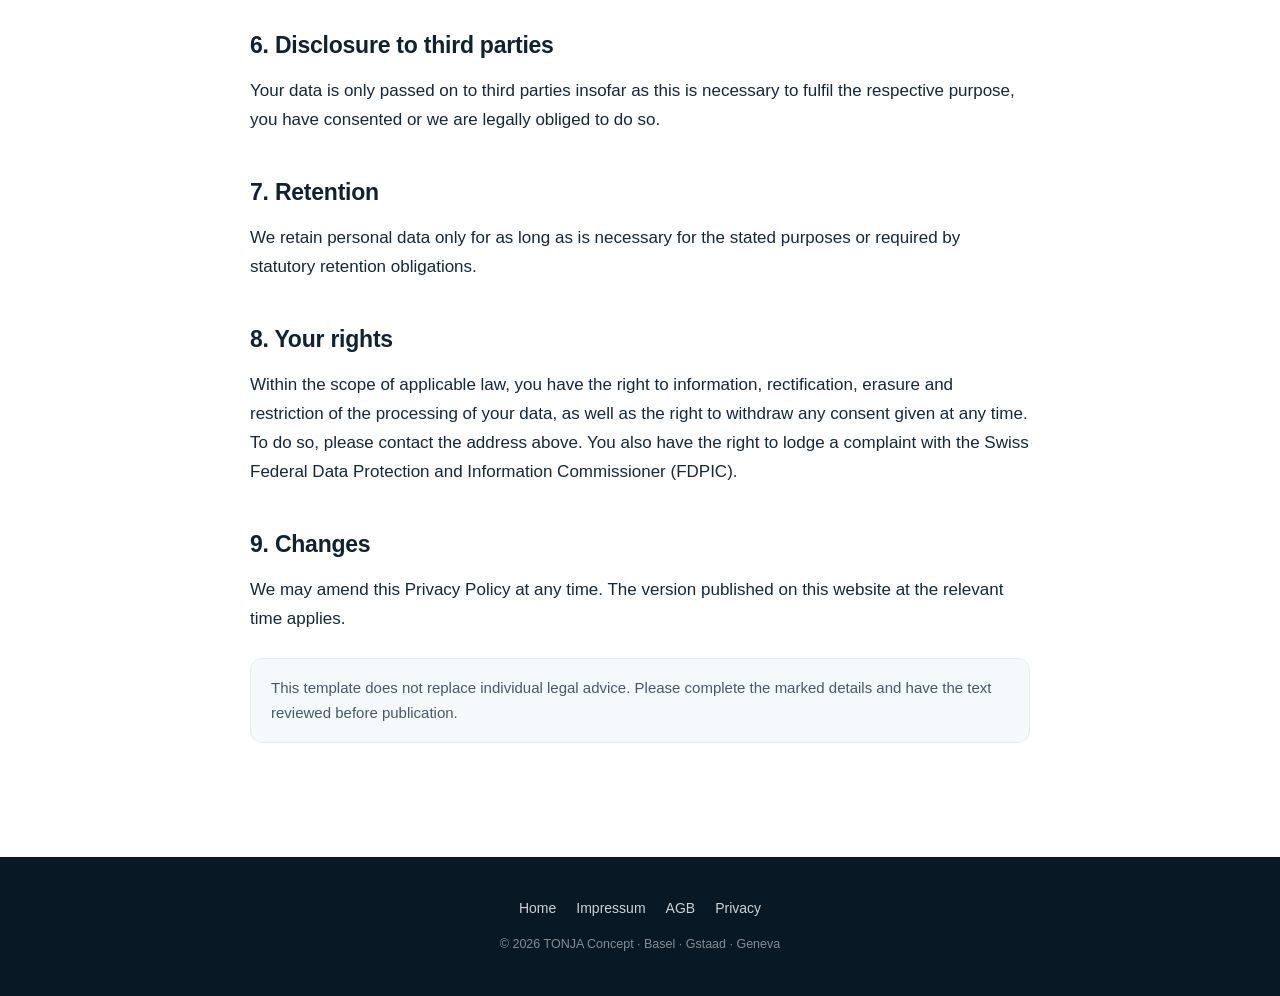
<file: datenschutz.html>
<!DOCTYPE html>
<html lang="de">
<head>
<meta charset="UTF-8">
<meta name="viewport" content="width=device-width, initial-scale=1">
<title>Datenschutz | TONJA Concept</title>
<meta name="description" content="Datenschutzerklärung von TONJA Concept gemäss revDSG.">
<meta name="robots" content="index,follow">
<meta name="theme-color" content="#43c3f0">
<link rel="icon" href="data:image/svg+xml,%3Csvg xmlns='http://www.w3.org/2000/svg' viewBox='0 0 100 100'%3E%3Crect width='100' height='100' rx='22' fill='%2343c3f0'/%3E%3Ctext x='50' y='58' font-family='Helvetica,Arial,sans-serif' font-size='52' font-weight='700' fill='white' text-anchor='middle' dominant-baseline='middle'%3ET%3C/text%3E%3Ccircle cx='66' cy='30' r='6' fill='white'/%3E%3C/svg%3E">
<link rel="stylesheet" href="assets/legal.css">
</head>
<body>

<header class="doc-head">
  <a class="brand" href="index.html" aria-label="TONJA Concept Startseite"><img src="assets/img/logo_600.webp" width="600" height="155" alt="TONJA"></a>
  <div class="right">
    <a class="back" href="index.html"><span data-lang-content="de" class="show">← Startseite</span><span data-lang-content="en">← Home</span></a>
    <div class="lang" role="group" aria-label="Sprache / Language">
      <button data-lang="de" class="on">DE</button><button data-lang="en">EN</button>
    </div>
  </div>
</header>

<main>

<!-- ===================== DEUTSCH ===================== -->
<div data-lang-content="de" class="show">
  <h1>Datenschutzerklärung</h1>
  <p class="updated">Gemäss schweizerischem Datenschutzgesetz (revDSG) · Stand: Juni 2026</p>

  <p>Der Schutz Ihrer persönlichen Daten ist uns wichtig. Nachfolgend informieren wir Sie darüber, welche Daten wir beim Besuch dieser Website und bei der Kontaktaufnahme bearbeiten.</p>

  <h2>1. Verantwortliche Stelle</h2>
  <address>
    Tonja Concept AG<br>
    Sonnenweg 20, 4052 Basel, Schweiz<br>
    E-Mail: <a href="mailto:welcome@tonjaconcept.ch">welcome@tonjaconcept.ch</a><br>
    Telefon: +41 (0)61 500 56 61
  </address>

  <h2>2. Welche Daten wir bearbeiten</h2>
  <h3>a) Kontaktformular</h3>
  <p>Wenn Sie unser Kontaktformular nutzen, bearbeiten wir die von Ihnen angegebenen Daten – Vorname, Nachname, E-Mail-Adresse und (optional) Telefonnummer –, um Ihre Anfrage zu beantworten.</p>
  <h3>b) Newsletter</h3>
  <p>Für den Newsletter bearbeiten wir Ihre E-Mail-Adresse. Die Anmeldung ist freiwillig; Sie können sich jederzeit wieder abmelden.</p>
  <h3>c) Server-Logfiles</h3>
  <p>Beim Aufruf der Website werden durch den Hosting-Anbieter technisch notwendige Daten (z.&nbsp;B. IP-Adresse, Datum/Uhrzeit, abgerufene Seite, Browsertyp) verarbeitet, um den Betrieb und die Sicherheit der Website zu gewährleisten.</p>

  <h2>3. Zweck und Rechtsgrundlage</h2>
  <p>Wir bearbeiten Ihre Daten zur Beantwortung von Anfragen, zur Zusendung des Newsletters sowie zum sicheren Betrieb der Website. Die Bearbeitung stützt sich auf Ihre Einwilligung, die Vertragsanbahnung sowie unser überwiegendes berechtigtes Interesse an einer funktionsfähigen Website.</p>

  <h2>4. Cookies und lokale Speicherung</h2>
  <p>Diese Website setzt <strong>keine Tracking- oder Werbe-Cookies</strong> ein. Lediglich Ihre gewählte Sprache wird zur Verbesserung der Nutzung lokal in Ihrem Browser gespeichert (Local Storage). Diese Information verlässt Ihr Gerät nicht und wird nicht an uns übermittelt.</p>

  <h2>5. Hosting und Auftragsbearbeiter</h2>
  <p>Diese Website wird bei einem spezialisierten Hosting-Anbieter betrieben <span class="todo">[Hosting-Anbieter eintragen, z.&nbsp;B. GitHub Pages / Netlify / Vercel]</span>. Formularübermittlungen können über einen Formular-Dienst verarbeitet werden <span class="todo">[Dienst eintragen, z.&nbsp;B. Netlify Forms]</span>. Diese Anbieter bearbeiten Daten in unserem Auftrag und können Server ausserhalb der Schweiz (z.&nbsp;B. EU/USA) betreiben; ein angemessenes Datenschutzniveau wird über geeignete Garantien sichergestellt.</p>

  <h2>6. Weitergabe an Dritte</h2>
  <p>Eine Weitergabe Ihrer Daten an Dritte erfolgt nur, soweit dies zur Erfüllung des jeweiligen Zwecks erforderlich ist, Sie eingewilligt haben oder wir gesetzlich dazu verpflichtet sind.</p>

  <h2>7. Aufbewahrung</h2>
  <p>Wir bewahren personenbezogene Daten nur so lange auf, wie dies für die genannten Zwecke oder aufgrund gesetzlicher Aufbewahrungspflichten erforderlich ist.</p>

  <h2>8. Ihre Rechte</h2>
  <p>Sie haben im Rahmen des anwendbaren Rechts das Recht auf Auskunft, Berichtigung, Löschung und Einschränkung der Bearbeitung Ihrer Daten sowie das Recht, eine erteilte Einwilligung jederzeit zu widerrufen. Wenden Sie sich dazu an die oben genannte Adresse. Zudem steht Ihnen das Recht zu, sich beim Eidgenössischen Datenschutz- und Öffentlichkeitsbeauftragten (EDÖB) zu beschweren.</p>

  <h2>9. Änderungen</h2>
  <p>Wir können diese Datenschutzerklärung jederzeit anpassen. Massgebend ist die jeweils auf dieser Website veröffentlichte Fassung.</p>

  <p class="note">Diese Vorlage ersetzt keine individuelle Rechtsberatung. Bitte ergänzen Sie die markierten Angaben und lassen Sie den Text vor Veröffentlichung prüfen.</p>
</div>

<!-- ===================== ENGLISH ===================== -->
<div data-lang-content="en">
  <h1>Privacy Policy</h1>
  <p class="updated">In accordance with the Swiss Data Protection Act (revDSG) · Last updated: June 2026</p>

  <p>Protecting your personal data is important to us. Below we explain which data we process when you visit this website and when you contact us.</p>

  <h2>1. Controller</h2>
  <address>
    Tonja Concept AG<br>
    Sonnenweg 20, 4052 Basel, Switzerland<br>
    Email: <a href="mailto:welcome@tonjaconcept.ch">welcome@tonjaconcept.ch</a><br>
    Phone: +41 (0)61 500 56 61
  </address>

  <h2>2. What data we process</h2>
  <h3>a) Contact form</h3>
  <p>When you use our contact form, we process the data you provide – first name, last name, email address and (optionally) phone number – in order to respond to your enquiry.</p>
  <h3>b) Newsletter</h3>
  <p>For the newsletter we process your email address. Sign-up is voluntary; you can unsubscribe at any time.</p>
  <h3>c) Server log files</h3>
  <p>When the website is accessed, the hosting provider processes technically necessary data (e.g. IP address, date/time, page accessed, browser type) to ensure the operation and security of the website.</p>

  <h2>3. Purpose and legal basis</h2>
  <p>We process your data to respond to enquiries, to send the newsletter and to operate the website securely. Processing is based on your consent, the initiation of a contract and our overriding legitimate interest in a functioning website.</p>

  <h2>4. Cookies and local storage</h2>
  <p>This website uses <strong>no tracking or advertising cookies</strong>. Only your chosen language is stored locally in your browser (local storage) to improve usability. This information does not leave your device and is not transmitted to us.</p>

  <h2>5. Hosting and processors</h2>
  <p>This website is operated by a specialised hosting provider <span class="todo">[enter hosting provider, e.g. GitHub Pages / Netlify / Vercel]</span>. Form submissions may be processed via a form service <span class="todo">[enter service, e.g. Netlify Forms]</span>. These providers process data on our behalf and may operate servers outside Switzerland (e.g. EU/USA); an adequate level of data protection is ensured through appropriate safeguards.</p>

  <h2>6. Disclosure to third parties</h2>
  <p>Your data is only passed on to third parties insofar as this is necessary to fulfil the respective purpose, you have consented or we are legally obliged to do so.</p>

  <h2>7. Retention</h2>
  <p>We retain personal data only for as long as is necessary for the stated purposes or required by statutory retention obligations.</p>

  <h2>8. Your rights</h2>
  <p>Within the scope of applicable law, you have the right to information, rectification, erasure and restriction of the processing of your data, as well as the right to withdraw any consent given at any time. To do so, please contact the address above. You also have the right to lodge a complaint with the Swiss Federal Data Protection and Information Commissioner (FDPIC).</p>

  <h2>9. Changes</h2>
  <p>We may amend this Privacy Policy at any time. The version published on this website at the relevant time applies.</p>

  <p class="note">This template does not replace individual legal advice. Please complete the marked details and have the text reviewed before publication.</p>
</div>

</main>

<footer>
  <div class="wrap">
    <div class="links">
      <a href="index.html"><span data-lang-content="de" class="show">Startseite</span><span data-lang-content="en">Home</span></a>
      <a href="impressum.html">Impressum</a>
      <a href="agb.html">AGB</a>
      <a href="datenschutz.html"><span data-lang-content="de" class="show">Datenschutz</span><span data-lang-content="en">Privacy</span></a>
    </div>
    <div class="copy">© <span id="yr">2026</span> TONJA Concept · Basel · Gstaad · Geneva</div>
  </div>
</footer>

<script>
(function(){
  var apply=function(lang){
    document.documentElement.lang=lang;
    document.querySelectorAll('[data-lang-content]').forEach(function(el){
      el.classList.toggle('show',el.getAttribute('data-lang-content')===lang);
    });
    document.querySelectorAll('.lang button').forEach(function(b){b.classList.toggle('on',b.dataset.lang===lang)});
    try{localStorage.setItem('tonja-lang',lang)}catch(e){}
  };
  document.querySelectorAll('.lang button').forEach(function(b){b.addEventListener('click',function(){apply(b.dataset.lang)})});
  var p=new URLSearchParams(location.search),saved=null;try{saved=localStorage.getItem('tonja-lang')}catch(e){}
  var initial=p.get('lang')||saved||(navigator.language||'de').slice(0,2);
  apply(initial==='en'?'en':'de');
  document.getElementById('yr').textContent=new Date().getFullYear();
})();
</script>
</body>
</html>
</file>
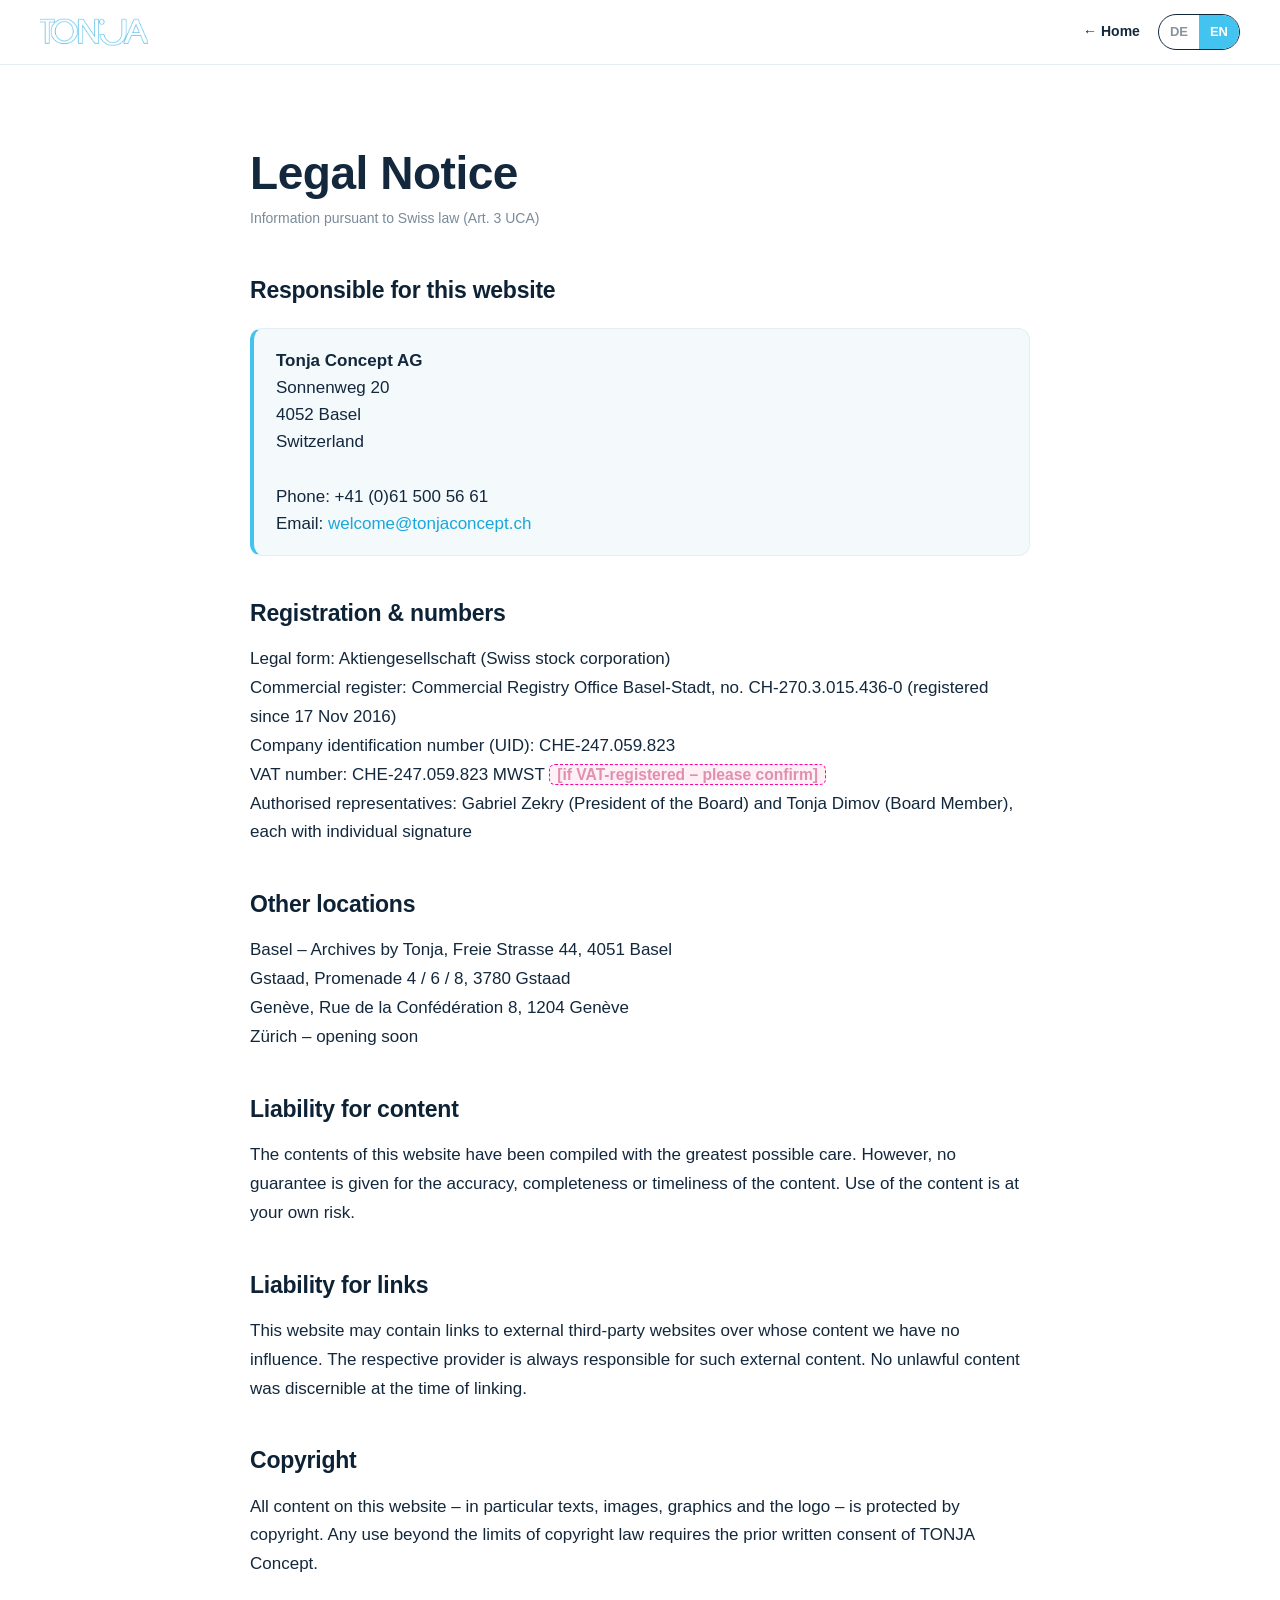
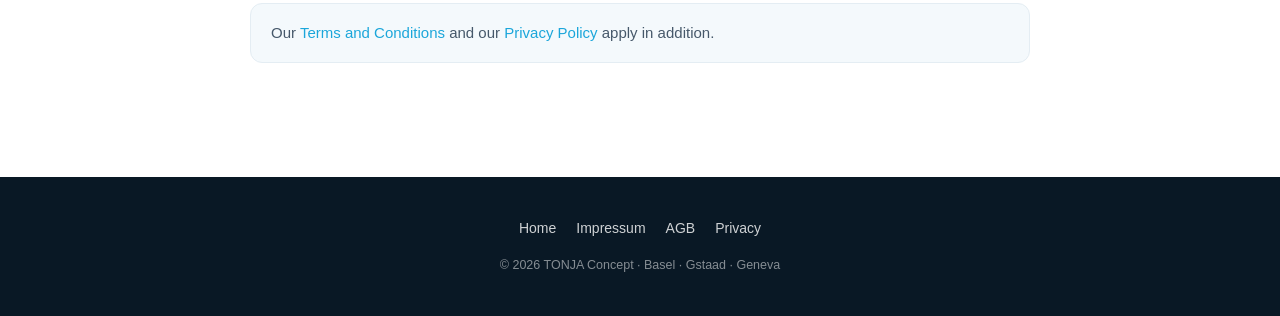
<file: impressum.html>
<!DOCTYPE html>
<html lang="de">
<head>
<meta charset="UTF-8">
<meta name="viewport" content="width=device-width, initial-scale=1">
<title>Impressum | TONJA Concept</title>
<meta name="description" content="Impressum und rechtliche Angaben zu TONJA Concept, Basel.">
<meta name="robots" content="index,follow">
<meta name="theme-color" content="#43c3f0">
<link rel="icon" href="data:image/svg+xml,%3Csvg xmlns='http://www.w3.org/2000/svg' viewBox='0 0 100 100'%3E%3Crect width='100' height='100' rx='22' fill='%2343c3f0'/%3E%3Ctext x='50' y='58' font-family='Helvetica,Arial,sans-serif' font-size='52' font-weight='700' fill='white' text-anchor='middle' dominant-baseline='middle'%3ET%3C/text%3E%3Ccircle cx='66' cy='30' r='6' fill='white'/%3E%3C/svg%3E">
<link rel="stylesheet" href="assets/legal.css">
</head>
<body>

<header class="doc-head">
  <a class="brand" href="index.html" aria-label="TONJA Concept Startseite"><img src="assets/img/logo_600.webp" width="600" height="155" alt="TONJA"></a>
  <div class="right">
    <a class="back" href="index.html"><span data-lang-content="de" class="show">← Startseite</span><span data-lang-content="en">← Home</span></a>
    <div class="lang" role="group" aria-label="Sprache / Language">
      <button data-lang="de" class="on">DE</button><button data-lang="en">EN</button>
    </div>
  </div>
</header>

<main>

<!-- ===================== DEUTSCH ===================== -->
<div data-lang-content="de" class="show">
  <h1>Impressum</h1>
  <p class="updated">Angaben gemäss schweizerischem Recht (Art. 3 UWG)</p>

  <h2>Verantwortlich für diese Website</h2>
  <address>
    <strong>Tonja Concept AG</strong><br>
    Sonnenweg 20<br>
    4052 Basel<br>
    Schweiz<br><br>
    Telefon: +41 (0)61 500 56 61<br>
    E-Mail: <a href="mailto:welcome@tonjaconcept.ch">welcome@tonjaconcept.ch</a>
  </address>

  <h2>Eintragung &amp; Nummern</h2>
  <p>
    Rechtsform: Aktiengesellschaft (AG)<br>
    Handelsregister: Handelsregisteramt Basel-Stadt, Nr.&nbsp;CH-270.3.015.436-0 (eingetragen seit 17.11.2016)<br>
    Unternehmens-Identifikationsnummer (UID): CHE-247.059.823<br>
    Mehrwertsteuer-Nummer: CHE-247.059.823 MWST <span class="todo">[sofern MWST-pflichtig – bitte bestätigen]</span><br>
    Vertretungsberechtigte Personen: Gabriel Zekry (Präsident des Verwaltungsrates) und Tonja Dimov (Mitglied des Verwaltungsrates), je mit Einzelunterschrift
  </p>

  <h2>Weitere Standorte</h2>
  <p>
    Basel – Archives by Tonja, Freie Strasse 44, 4051 Basel<br>
    Gstaad, Promenade 4 / 6 / 8, 3780 Gstaad<br>
    Genève, Rue de la Confédération 8, 1204 Genève<br>
    Zürich – in Vorbereitung
  </p>

  <h2>Haftung für Inhalte</h2>
  <p>Die Inhalte dieser Website wurden mit grösstmöglicher Sorgfalt erstellt. Für die Richtigkeit, Vollständigkeit und Aktualität der Inhalte wird jedoch keine Gewähr übernommen. Die Nutzung der Inhalte erfolgt auf eigene Verantwortung.</p>

  <h2>Haftung für Links</h2>
  <p>Diese Website kann Links zu externen Websites Dritter enthalten, auf deren Inhalte wir keinen Einfluss haben. Für diese fremden Inhalte ist stets der jeweilige Anbieter verantwortlich. Zum Zeitpunkt der Verlinkung waren keine rechtswidrigen Inhalte erkennbar.</p>

  <h2>Urheberrecht</h2>
  <p>Sämtliche Inhalte dieser Website – insbesondere Texte, Bilder, Grafiken und das Logo – sind urheberrechtlich geschützt. Jede Verwendung ausserhalb der Grenzen des Urheberrechts bedarf der vorherigen schriftlichen Zustimmung von TONJA Concept.</p>

  <p class="note">Es gelten ergänzend unsere <a href="agb.html">Allgemeinen Geschäftsbedingungen</a> sowie unsere <a href="datenschutz.html">Datenschutzerklärung</a>.</p>
</div>

<!-- ===================== ENGLISH ===================== -->
<div data-lang-content="en">
  <h1>Legal Notice</h1>
  <p class="updated">Information pursuant to Swiss law (Art. 3 UCA)</p>

  <h2>Responsible for this website</h2>
  <address>
    <strong>Tonja Concept AG</strong><br>
    Sonnenweg 20<br>
    4052 Basel<br>
    Switzerland<br><br>
    Phone: +41 (0)61 500 56 61<br>
    Email: <a href="mailto:welcome@tonjaconcept.ch">welcome@tonjaconcept.ch</a>
  </address>

  <h2>Registration &amp; numbers</h2>
  <p>
    Legal form: Aktiengesellschaft (Swiss stock corporation)<br>
    Commercial register: Commercial Registry Office Basel-Stadt, no.&nbsp;CH-270.3.015.436-0 (registered since 17 Nov 2016)<br>
    Company identification number (UID): CHE-247.059.823<br>
    VAT number: CHE-247.059.823 MWST <span class="todo">[if VAT-registered – please confirm]</span><br>
    Authorised representatives: Gabriel Zekry (President of the Board) and Tonja Dimov (Board Member), each with individual signature
  </p>

  <h2>Other locations</h2>
  <p>
    Basel – Archives by Tonja, Freie Strasse 44, 4051 Basel<br>
    Gstaad, Promenade 4 / 6 / 8, 3780 Gstaad<br>
    Genève, Rue de la Confédération 8, 1204 Genève<br>
    Zürich – opening soon
  </p>

  <h2>Liability for content</h2>
  <p>The contents of this website have been compiled with the greatest possible care. However, no guarantee is given for the accuracy, completeness or timeliness of the content. Use of the content is at your own risk.</p>

  <h2>Liability for links</h2>
  <p>This website may contain links to external third-party websites over whose content we have no influence. The respective provider is always responsible for such external content. No unlawful content was discernible at the time of linking.</p>

  <h2>Copyright</h2>
  <p>All content on this website – in particular texts, images, graphics and the logo – is protected by copyright. Any use beyond the limits of copyright law requires the prior written consent of TONJA Concept.</p>

  <p class="note">Our <a href="agb.html">Terms and Conditions</a> and our <a href="datenschutz.html">Privacy Policy</a> apply in addition.</p>
</div>

</main>

<footer>
  <div class="wrap">
    <div class="links">
      <a href="index.html"><span data-lang-content="de" class="show">Startseite</span><span data-lang-content="en">Home</span></a>
      <a href="impressum.html">Impressum</a>
      <a href="agb.html">AGB</a>
      <a href="datenschutz.html"><span data-lang-content="de" class="show">Datenschutz</span><span data-lang-content="en">Privacy</span></a>
    </div>
    <div class="copy">© <span id="yr">2026</span> TONJA Concept · Basel · Gstaad · Geneva</div>
  </div>
</footer>

<script>
(function(){
  var apply=function(lang){
    document.documentElement.lang=lang;
    document.querySelectorAll('[data-lang-content]').forEach(function(el){
      el.classList.toggle('show',el.getAttribute('data-lang-content')===lang);
    });
    document.querySelectorAll('.lang button').forEach(function(b){b.classList.toggle('on',b.dataset.lang===lang)});
    try{localStorage.setItem('tonja-lang',lang)}catch(e){}
  };
  document.querySelectorAll('.lang button').forEach(function(b){b.addEventListener('click',function(){apply(b.dataset.lang)})});
  var p=new URLSearchParams(location.search),saved=null;try{saved=localStorage.getItem('tonja-lang')}catch(e){}
  var initial=p.get('lang')||saved||(navigator.language||'de').slice(0,2);
  apply(initial==='en'?'en':'de');
  document.getElementById('yr').textContent=new Date().getFullYear();
})();
</script>
</body>
</html>
</file>
<file: assets/legal.css>
/* Shared styling for TONJA legal pages (Impressum / AGB / Datenschutz) */
*,*::before,*::after{box-sizing:border-box;margin:0;padding:0}
:root{--cyan:#43c3f0;--cyan-deep:#1ba6da;--navy:#0e2236;--ink:#13283d;--soft:#f4f9fc;--line:#e4edf3;--max:780px}
html{scroll-behavior:smooth;-webkit-text-size-adjust:100%}
body{font-family:"Helvetica Neue",Helvetica,Arial,system-ui,sans-serif;color:var(--ink);background:#fff;line-height:1.7;font-size:17px}
a{color:var(--cyan-deep);text-decoration:none}
a:hover{text-decoration:underline}

/* Header */
.doc-head{position:sticky;top:0;z-index:10;display:flex;align-items:center;justify-content:space-between;
  gap:16px;padding:14px clamp(16px,4vw,40px);background:rgba(255,255,255,.92);backdrop-filter:blur(12px);
  border-bottom:1px solid var(--line)}
.doc-head .brand img{height:28px;width:auto;display:block}
.doc-head .right{display:flex;align-items:center;gap:18px}
.doc-head .back{font-size:14px;font-weight:600;color:var(--ink)}
.doc-head .back:hover{color:var(--cyan-deep);text-decoration:none}
.lang{display:flex;font-size:13px;font-weight:700;border:1.5px solid var(--ink);border-radius:100px;overflow:hidden}
.lang button{background:none;border:0;color:var(--ink);cursor:pointer;padding:6px 11px;font:inherit;opacity:.5;transition:.25s}
.lang button.on{background:var(--cyan);color:#fff;opacity:1}

/* Document body */
main{width:min(100% - 40px,var(--max));margin:0 auto;padding:clamp(40px,7vw,84px) 0 90px}
main h1{font-size:clamp(30px,6vw,46px);line-height:1.08;letter-spacing:-.01em;margin-bottom:8px}
main .updated{color:#7a8a98;font-size:14px;margin-bottom:40px}
main h2{font-size:clamp(19px,3vw,23px);margin:38px 0 12px;color:var(--navy);letter-spacing:-.01em}
main h3{font-size:17px;margin:24px 0 8px}
main p{margin:0 0 14px}
main ul{margin:0 0 16px 22px}
main li{margin-bottom:6px}
main address{font-style:normal;background:var(--soft);border:1px solid var(--line);border-left:4px solid var(--cyan);
  border-radius:12px;padding:18px 22px;margin:18px 0;line-height:1.6}
.todo{color:#c026637a;background:#fff0f6;border:1px dashed #f0a;border-radius:6px;padding:1px 7px;font-size:.92em;font-weight:600;white-space:nowrap}
.note{background:var(--soft);border:1px solid var(--line);border-radius:12px;padding:16px 20px;margin:24px 0;font-size:15px;color:#46586a}

/* Language visibility */
[data-lang-content]{display:none}
[data-lang-content].show{display:block}

/* Footer */
footer{background:#091825;color:#fff;padding:40px 0;font-size:14px;text-align:center}
footer .wrap{width:min(100% - 40px,var(--max));margin:0 auto}
footer a{color:#fff;opacity:.8}
footer a:hover{color:var(--cyan);opacity:1;text-decoration:none}
footer .links{display:flex;gap:20px;justify-content:center;flex-wrap:wrap;margin-bottom:14px}
footer .copy{opacity:.5;font-size:12.5px}

@media(prefers-reduced-motion:reduce){*{scroll-behavior:auto!important}}
</file>
